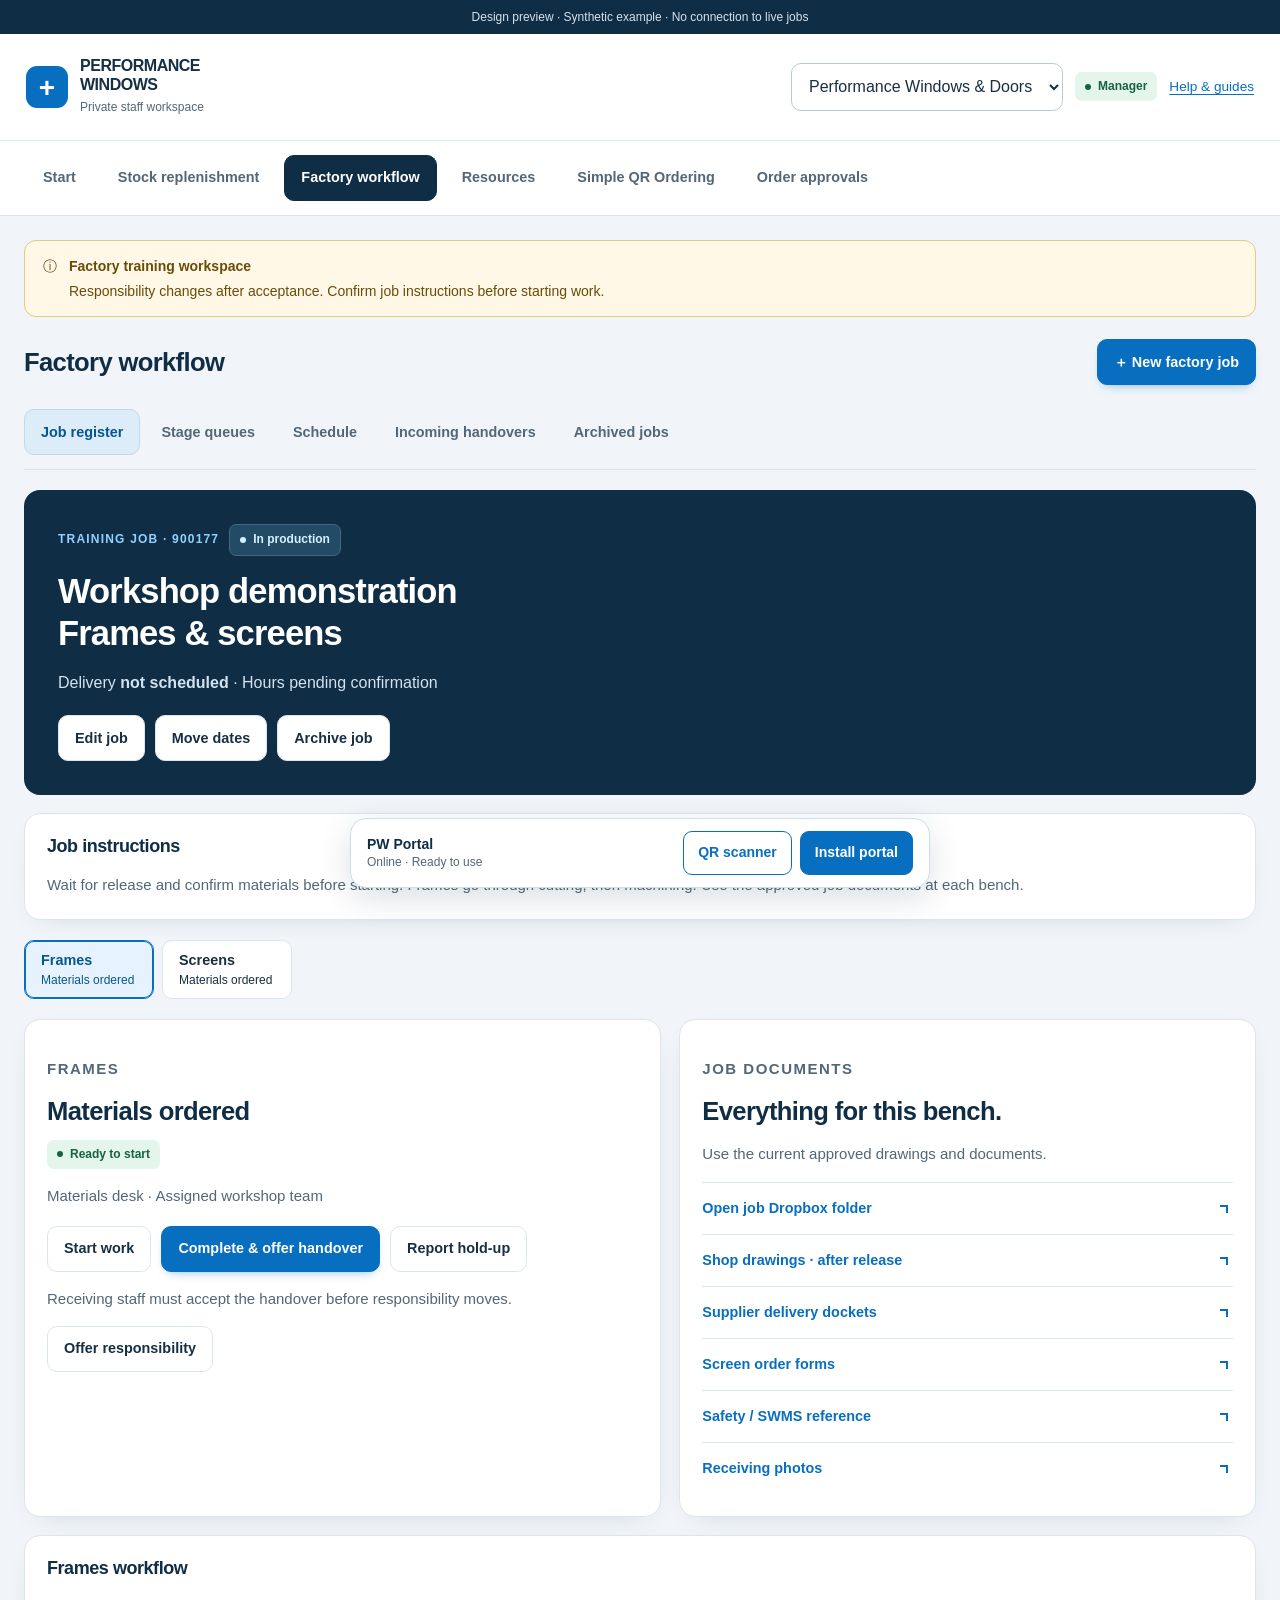
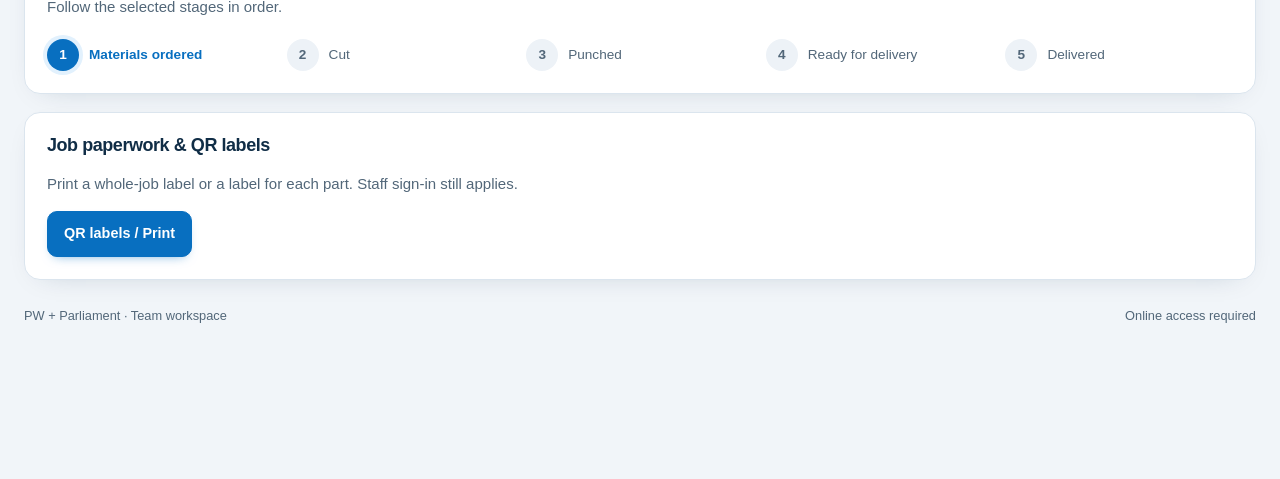
<file: preview/index.html>
<!doctype html>
<html lang="en">
<head>
<meta charset="utf-8">
<meta name="viewport" content="width=device-width,initial-scale=1,viewport-fit=cover">
<title>Portal mobile UI — design preview</title>
<link rel="stylesheet" href="concept.css">
<style>
body{margin:0;background:#f1f5f9;padding-bottom:120px}.preview-note{margin:0;padding:8px 16px;color:#d4e2ed;background:#102d46;text-align:center;font:12px/1.5 "Segoe UI",sans-serif}.pw-pwa-tools{box-sizing:border-box;position:fixed;bottom:max(12px,env(safe-area-inset-bottom));left:50%;transform:translateX(-50%);width:calc(100% - 24px);max-width:580px;z-index:45;background:#fff;border:1px solid #d5e2eb;border-radius:16px;padding:12px 16px;display:flex;gap:12px;align-items:center;font:14px/1.4 "Segoe UI",sans-serif;color:#102d46}.pw-pwa-tools strong{display:block;font-size:14px}.pw-pwa-tools small{display:block;color:#526779;font-size:12px}.pw-pwa-actions{display:flex;gap:8px;margin-left:auto}.pw-pwa-actions button{box-sizing:border-box;min-height:44px;border:1px solid #086fc0;border-radius:9px;padding:10px 14px;font:600 14px/1.4 "Segoe UI",sans-serif;color:#086fc0;background:white;cursor:pointer}.pw-pwa-actions button:last-child{background:#086fc0;color:white}#pwpc-operations .pwui-preview-dialog{padding:24px;border:1px solid #dbe5ee;box-shadow:0 20px 80px #102d4655}#pwpc-operations .pwui-preview-dialog::backdrop{background:#102d4666}#pwpc-operations .pwui-preview-dialog label{margin-top:12px}
</style>
</head>
<body>
<p class="preview-note">Design preview · Synthetic example · No connection to live jobs</p>
<div id="pwpc-operations" class="pwpc-ops">
  <header class="pwui-header">
    <div class="pwui-brand"><span class="pwui-brand-mark" aria-hidden="true">+</span><div><strong>PERFORMANCE WINDOWS</strong><small>Private staff workspace</small></div></div>
    <div class="pwui-account"><select aria-label="Company"><option>Performance Windows &amp; Doors</option><option>Parliament Construction</option></select><span class="pwui-badge">Manager</span><a href="#help">Help &amp; guides</a></div>
  </header>
  <nav class="pwui-nav" aria-label="Workspace"><button type="button">Start</button><button type="button">Stock replenishment</button><button type="button" aria-current="page">Factory workflow</button><button type="button">Resources</button><button type="button">Simple QR Ordering</button><button type="button">Order approvals</button></nav>
  <main class="pwui-shell">
    <aside class="pwui-notice"><span aria-hidden="true">ⓘ</span><div><strong>Factory training workspace</strong>Responsibility changes after acceptance. Confirm job instructions before starting work.</div></aside>
    <div class="pwui-toolbar"><h2>Factory workflow</h2><button class="pwui-primary" type="button" data-preview-action>＋ New factory job</button></div>
    <div class="pwui-tabs" role="tablist" aria-label="Factory views"><button role="tab" aria-selected="true" type="button">Job register</button><button role="tab" aria-selected="false" type="button">Stage queues</button><button role="tab" aria-selected="false" type="button">Schedule</button><button role="tab" aria-selected="false" type="button">Incoming handovers</button><button role="tab" aria-selected="false" type="button">Archived jobs</button></div>
    <section class="pwui-job-hero" aria-labelledby="job-title">
      <div class="pwui-job-meta"><span class="pwui-eyebrow">Training job · 900177</span><span class="pwui-badge">In production</span></div>
      <h1 id="job-title">Workshop demonstration<br>Frames &amp; screens</h1>
      <p>Delivery <strong>not scheduled</strong> · Hours pending confirmation</p>
      <div class="pwui-actions"><button type="button" data-edit-job>Edit job</button><button type="button" data-preview-action>Move dates</button><button type="button" data-preview-action>Archive job</button></div>
    </section>
    <section class="pwui-card" style="margin-top:18px"><h3>Job instructions</h3><p style="margin-bottom:0">Wait for release and confirm materials before starting. Frames go through cutting, then machining. Use the approved job documents at each bench.</p></section>
    <div class="pwui-choice" aria-label="Job part"><button type="button" aria-pressed="true" data-part="Frames">Frames<small>Materials ordered</small></button><button type="button" aria-pressed="false" data-part="Screens">Screens<small>Materials ordered</small></button></div>
    <div class="pwui-grid">
      <section class="pwui-card"><p class="pwui-eyebrow" id="part-label">Frames</p><h2>Materials ordered</h2><span class="pwui-badge">Ready to start</span><p>Materials desk · Assigned workshop team</p><div class="pwui-actions"><button type="button" data-preview-action>Start work</button><button type="button" class="pwui-primary" data-preview-action>Complete &amp; offer handover</button><button type="button" data-preview-action>Report hold-up</button></div><p>Receiving staff must accept the handover before responsibility moves.</p><button type="button" data-preview-action>Offer responsibility</button></section>
      <section class="pwui-card"><p class="pwui-eyebrow">Job documents</p><h2>Everything for this bench.</h2><p>Use the current approved drawings and documents.</p><ul class="pwui-docs"><li><a href="#preview-docs">Open job Dropbox folder</a></li><li><a href="#preview-docs">Shop drawings · after release</a></li><li><a href="#preview-docs">Supplier delivery dockets</a></li><li><a href="#preview-docs">Screen order forms</a></li><li><a href="#preview-docs">Safety / SWMS reference</a></li><li><a href="#preview-docs">Receiving photos</a></li></ul></section>
    </div>
    <section class="pwui-card"><h3><span id="workflow-part">Frames</span> workflow</h3><p>Follow the selected stages in order.</p><ol class="pwui-steps"><li aria-current="step">Materials ordered</li><li>Cut</li><li>Punched</li><li>Ready for delivery</li><li>Delivered</li></ol></section>
    <section class="pwui-card" style="margin-top:18px"><h3>Job paperwork &amp; QR labels</h3><p>Print a whole-job label or a label for each part. Staff sign-in still applies.</p><button type="button" class="pwui-primary" data-preview-action>QR labels / Print</button></section>
    <footer class="pwui-footer" id="help"><span>PW + Parliament · Team workspace</span><span>Online access required</span></footer>
  </main>
  <dialog id="edit-dialog" class="pwui-preview-dialog" aria-labelledby="edit-title"><form method="dialog"><h2 id="edit-title">Edit training job</h2><p>This is a design preview. No live records will change.</p><label for="example-title">Job title</label><input id="example-title" value="Workshop demonstration"><label for="example-notes">Instructions</label><textarea id="example-notes">Confirm materials before starting.</textarea><div class="pwui-actions"><button type="submit" class="pwui-primary">Close preview</button></div></form></dialog>
  <dialog id="action-dialog" class="pwui-preview-dialog" aria-labelledby="action-title"><h2 id="action-title">Design preview</h2><p>Live actions will continue to use the portal’s existing workflows. This preview changes no records.</p><button type="button" id="close-action">Got it</button></dialog>
</div>
<aside class="pw-pwa-tools" aria-label="Phone app shortcuts"><div><strong>PW Portal</strong><small>Online · Ready to use</small></div><div class="pw-pwa-actions"><button type="button" data-preview-action>QR scanner</button><button type="button" data-preview-action>Install portal</button></div></aside>
<script>
const editDialog=document.querySelector('#edit-dialog'),actionDialog=document.querySelector('#action-dialog');
document.querySelector('[data-edit-job]').addEventListener('click',()=>editDialog.showModal());
document.querySelectorAll('[data-preview-action]').forEach(button=>button.addEventListener('click',()=>actionDialog.showModal()));
document.querySelector('#close-action').addEventListener('click',()=>actionDialog.close());
document.querySelectorAll('[data-part]').forEach(button=>button.addEventListener('click',()=>{document.querySelectorAll('[data-part]').forEach(item=>item.setAttribute('aria-pressed',String(item===button)));document.querySelector('#part-label').textContent=button.dataset.part;document.querySelector('#workflow-part').textContent=button.dataset.part;}));
document.querySelectorAll('.pwui-docs a').forEach(link=>link.addEventListener('click',event=>{event.preventDefault();actionDialog.showModal();}));
</script>
</body>
</html>
</file>
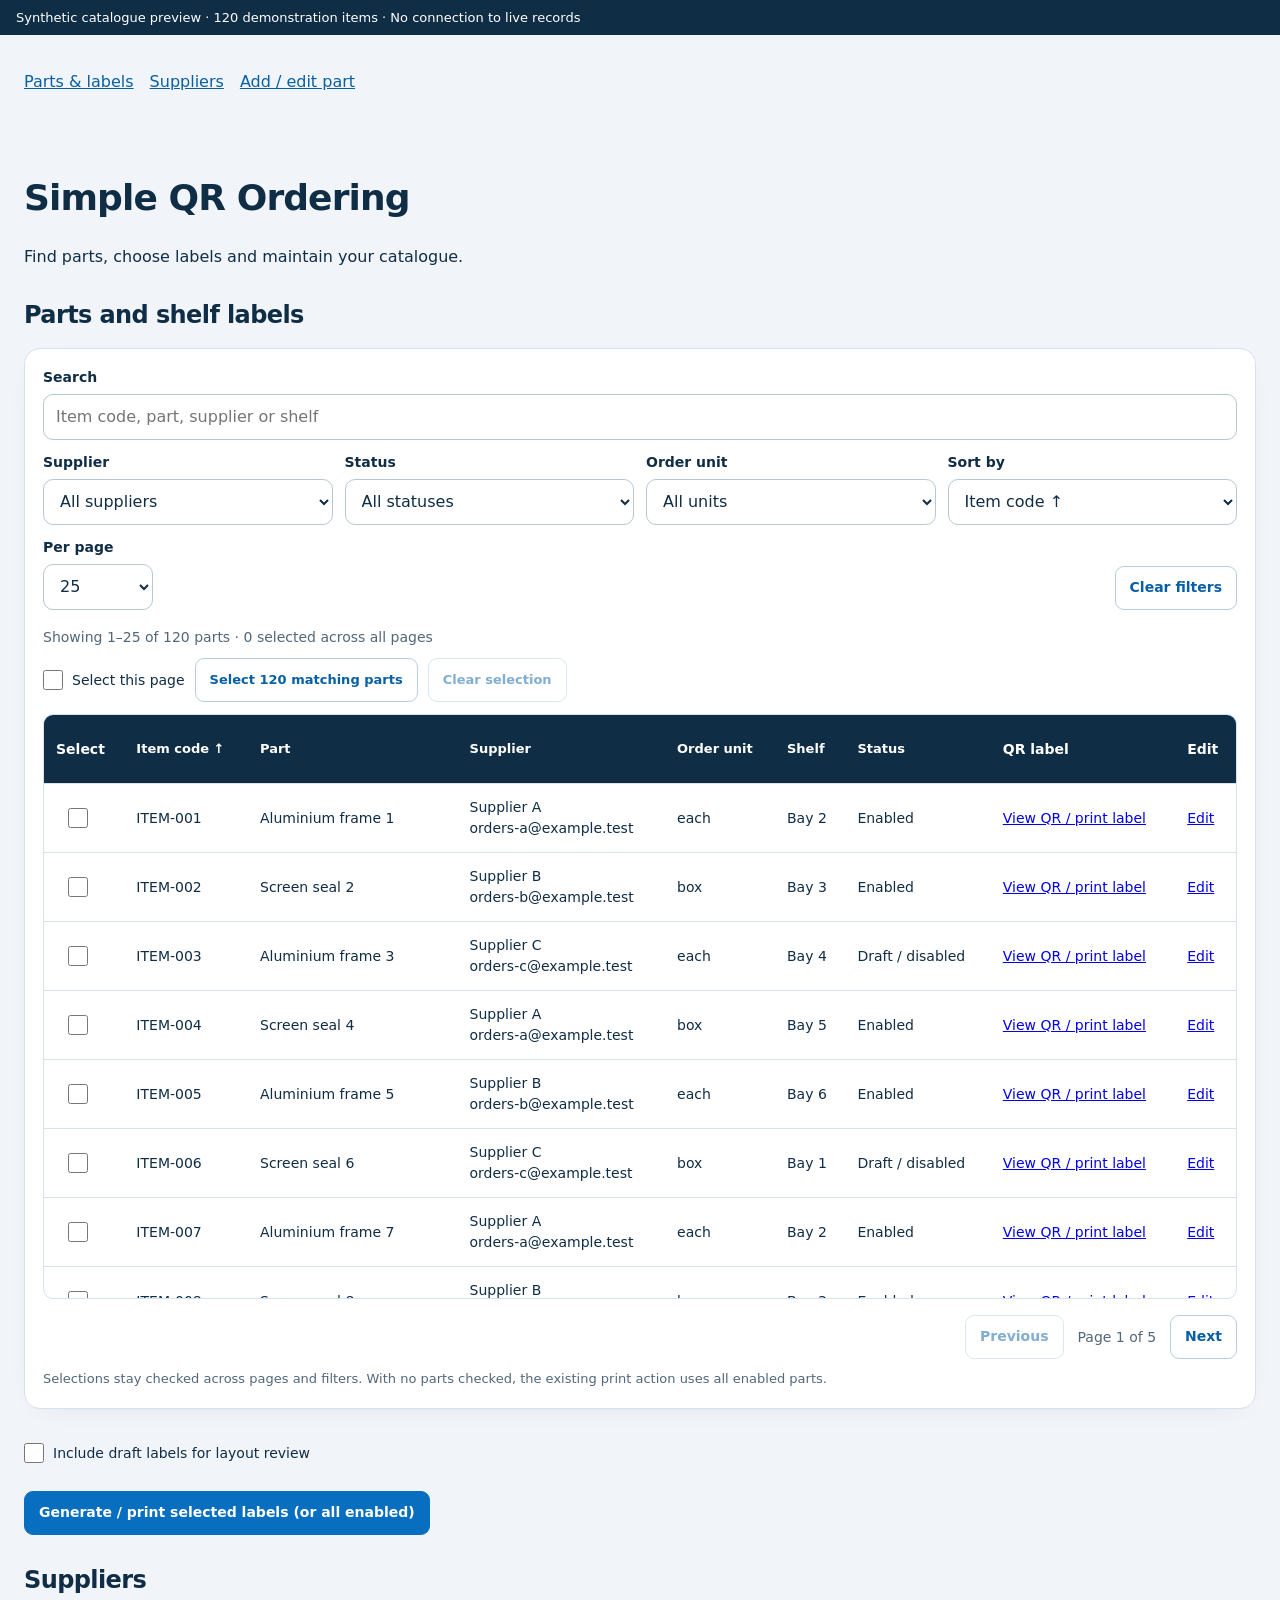
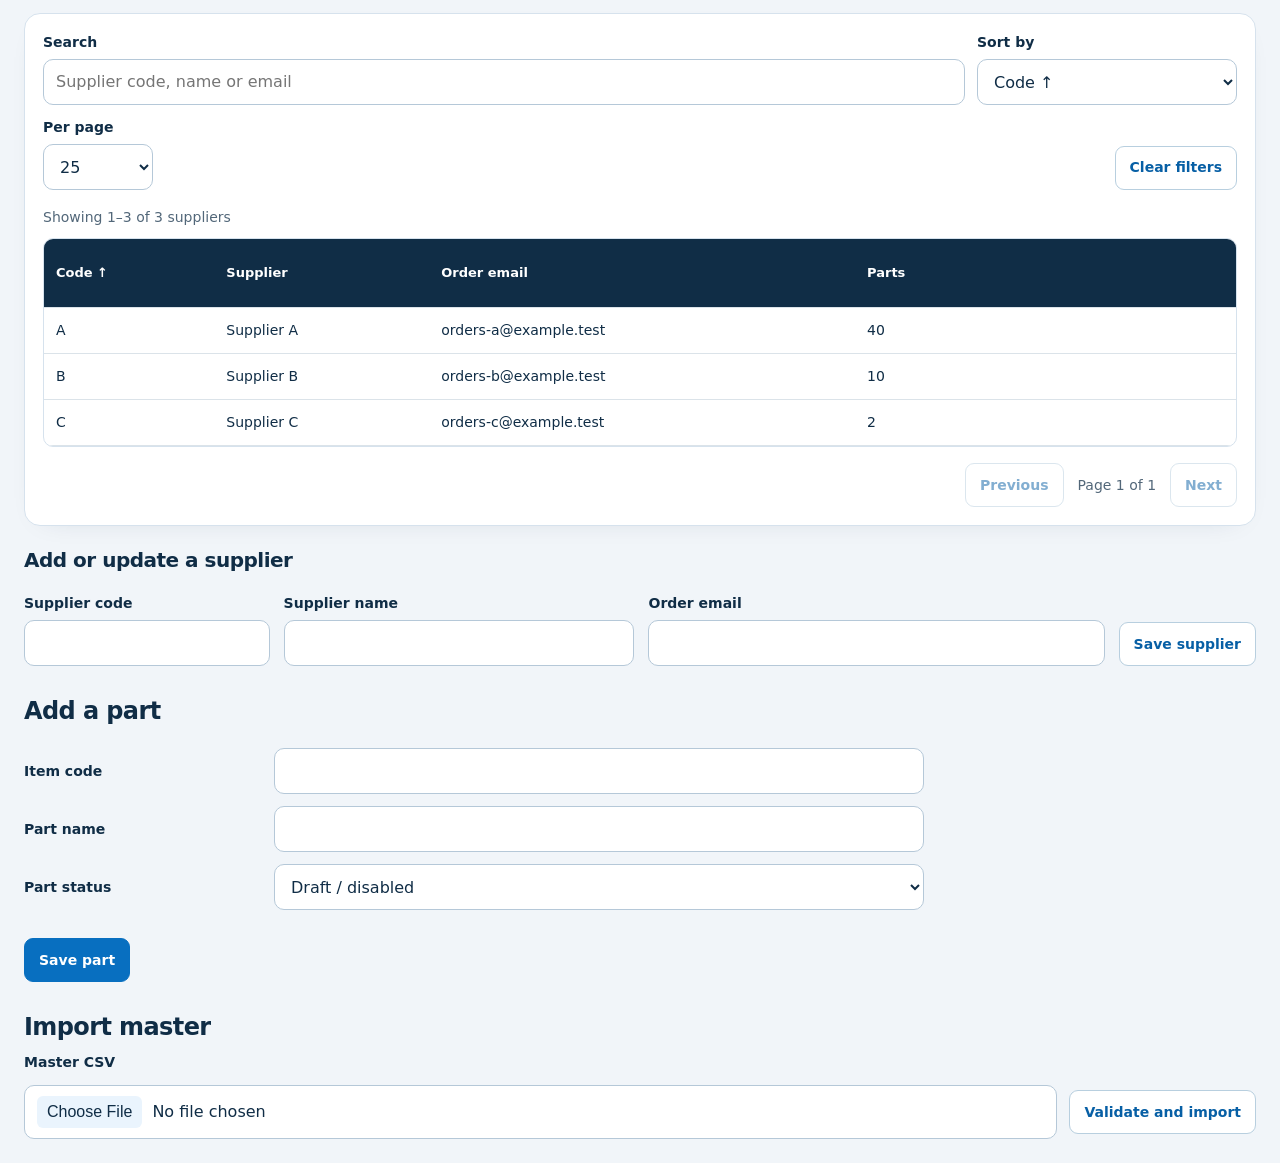
<file: preview/catalog.html>
<!doctype html>
<html lang="en">
<head>
<meta charset="utf-8">
<meta name="viewport" content="width=device-width,initial-scale=1">
<title>Catalogue browser — synthetic preview</title>
<link rel="stylesheet" href="../assets/portal-forms.css">
<style>
body{font-family:system-ui,sans-serif;color:#102d46}.preview-note{margin:0;padding:10px 16px;color:#fff;background:#102d46;font-size:13px}.manager-nav,.manager-content{max-width:1380px;margin:0 auto;padding:24px}.manager-nav{display:flex;flex-wrap:wrap;gap:16px}.manager-nav a{min-height:44px;display:flex;align-items:center;color:#075fa5}.pwqr-catalog .widefat{display:block;max-width:100%;overflow:auto;border-collapse:collapse}.pwqr-catalog .widefat th,.pwqr-catalog .widefat td{padding:12px;text-align:left;border-bottom:1px solid #dbe3e9}.pwqr-catalog .widefat th{background:#102d46;color:white}.pwqr-catalog .form-table label{display:block}.pwqr-catalog .notice{padding:14px;background:#eaf4fd;border-radius:10px}.pwqr-catalog .form-table th{text-align:left}.pwqr-catalog form>p{margin-block:16px}
</style>
</head>
<body class="manager">
<p class="preview-note">Synthetic catalogue preview · 120 demonstration items · No connection to live records</p>
<nav class="manager-nav" aria-label="Manager sections"><a href="#parts">Parts &amp; labels</a><a href="#suppliers">Suppliers</a><a href="#part-form">Add / edit part</a></nav>
<main class="manager-content"><div class="pwqr-catalog">
<h1>Simple QR Ordering</h1><p>Find parts, choose labels and maintain your catalogue.</p>
<h2 id="parts">Parts and shelf labels</h2>
<form id="labels-form" action="#" method="post"><input type="hidden" name="action" value="pwqr_labels"><input type="hidden" name="_wpnonce" value="synthetic-example">
<table class="widefat striped"><thead><tr><th>Select</th><th>Item code</th><th>Part</th><th>Supplier</th><th>Order unit</th><th>Shelf</th><th>Status</th><th>QR label</th><th>Edit</th></tr></thead><tbody id="example-parts"></tbody></table>
<p><label><input type="checkbox" name="include_drafts" value="1">Include draft labels for layout review</label></p>
<p><button class="button button-primary" type="submit">Generate / print selected labels (or all enabled)</button></p></form>
<h2 id="suppliers">Suppliers</h2>
<table class="widefat striped"><thead><tr><th>Code</th><th>Supplier</th><th>Order email</th><th>Parts</th></tr></thead><tbody><tr><td>A</td><td>Supplier A</td><td>orders-a@example.test</td><td>40</td></tr><tr><td>B</td><td>Supplier B</td><td>orders-b@example.test</td><td>10</td></tr><tr><td>C</td><td>Supplier C</td><td>orders-c@example.test</td><td>2</td></tr></tbody></table>
<h3>Add or update a supplier</h3><form method="post"><input type="hidden" name="mode" value="supplier"><p><label>Supplier code<input name="supplier_code"></label><label>Supplier name<input name="supplier_name"></label><label>Order email<input name="supplier_email" type="email"></label><button type="submit" class="button">Save supplier</button></p></form>
<h2 id="part-form">Add a part</h2><form method="post"><input type="hidden" name="mode" value="part"><table class="form-table"><tbody><tr><th><label for="item-code">Item code</label></th><td><input id="item-code" class="regular-text" name="item_code"></td></tr><tr><th><label for="item-name">Part name</label></th><td><input id="item-name" class="regular-text" name="item_name"></td></tr><tr><th><label for="item-status">Part status</label></th><td><select id="item-status" name="enabled"><option>Draft / disabled</option><option>Enabled</option></select></td></tr></tbody></table><p><button type="submit" class="button button-primary">Save part</button></p></form>
<h2>Import master</h2><form method="post"><input type="hidden" name="mode" value="import"><label for="csv">Master CSV</label><input type="file" id="csv" accept=".csv"><button class="button" type="submit">Validate and import</button></form>
<p class="notice" id="preview-feedback" role="status" hidden>Preview only. No print request or catalogue change was sent.</p>
</div></main>
<script>
const body=document.querySelector('#example-parts');
for(let i=1;i<=120;i++){
 const supplier=String.fromCharCode(65+(i-1)%3), code='ITEM-'+String(i).padStart(3,'0');
 const row=document.createElement('tr');
 const checkCell=row.insertCell(), check=document.createElement('input');check.type='checkbox';check.name='label_codes[]';check.value=code;check.setAttribute('aria-label','Print '+code+' label');checkCell.append(check);
 [code,(i%2?'Aluminium frame ':'Screen seal ')+i].forEach(value=>{row.insertCell().textContent=value});
 const supplierCell=row.insertCell();supplierCell.append(document.createTextNode('Supplier '+supplier),document.createElement('br'),document.createTextNode('orders-'+supplier.toLowerCase()+'@example.test'));
 [i%2?'each':'box','Bay '+(i%6+1),i%3===0?'Draft / disabled':'Enabled'].forEach(value=>{row.insertCell().textContent=value});
 for(const [label,href] of [['View QR / print label','#label-'+code],['Edit','#part-form']]){const a=document.createElement('a');a.textContent=label;a.href=href;row.insertCell().append(a)}
 body.append(row);
}
document.querySelectorAll('form').forEach(form=>form.addEventListener('submit',event=>{event.preventDefault();document.querySelector('#preview-feedback').hidden=false}));
</script>
<script src="../assets/portal-catalog.js"></script>
</body>
</html>
</file>
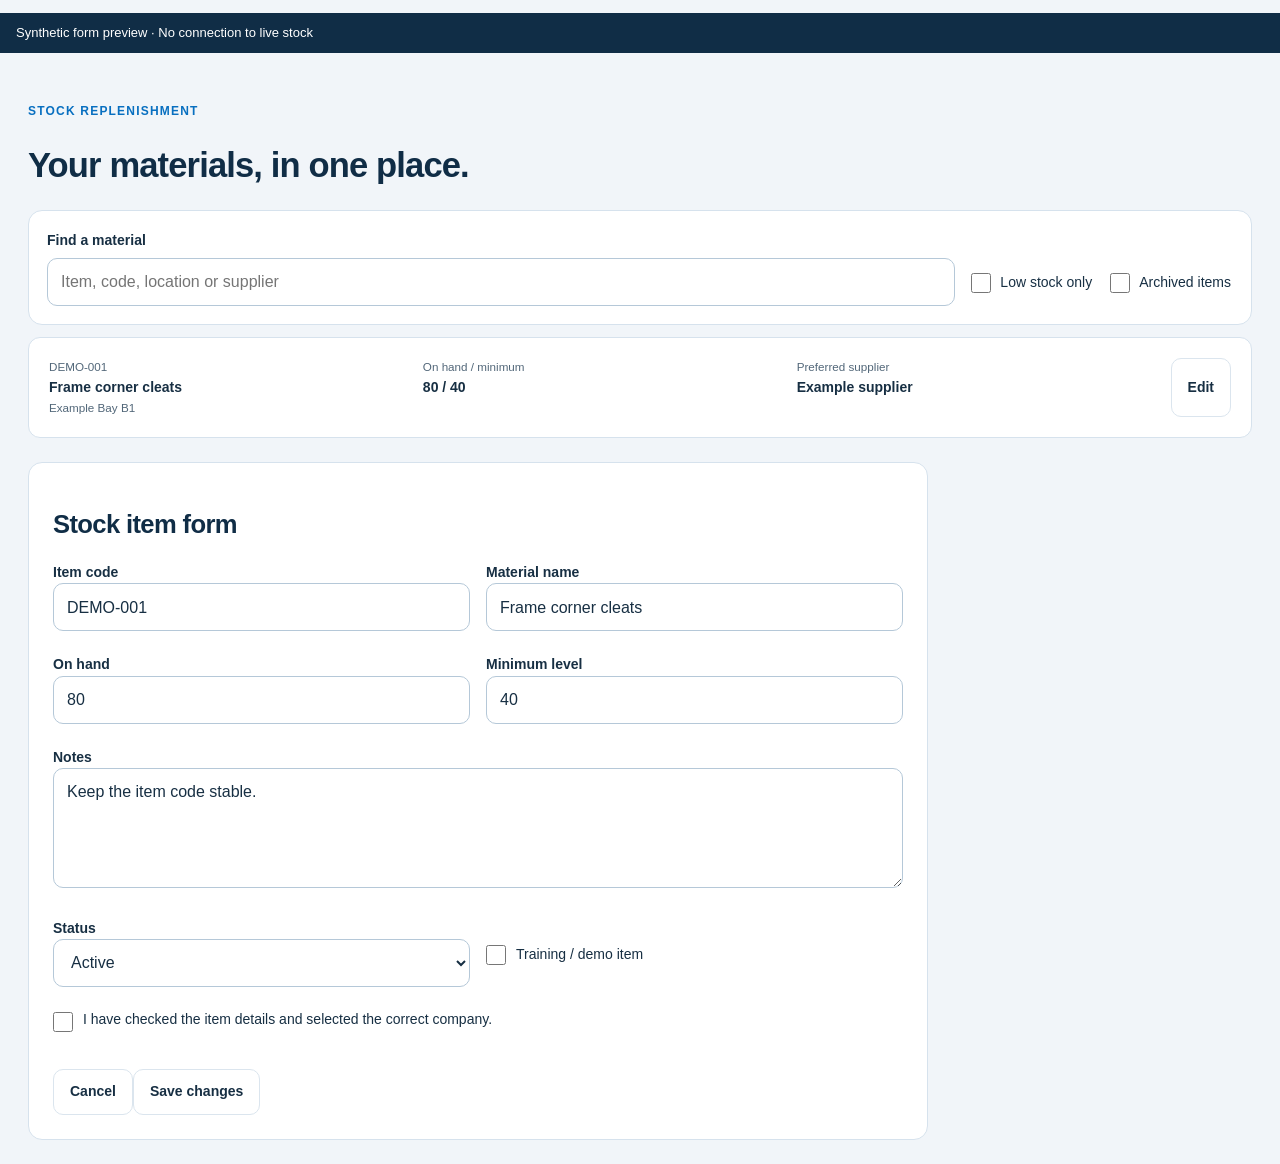
<file: preview/forms.html>
<!doctype html><html lang="en"><head><meta charset="utf-8"><meta name="viewport" content="width=device-width,initial-scale=1"><title>Portal forms — synthetic preview</title>
<link rel="stylesheet" href="../assets/portal-mobile.css"><link rel="stylesheet" href="../assets/portal-forms.css">
<style>body{margin:0;background:#f1f5f9}.preview-note{padding:10px 16px;background:#102d46;color:#fff;font:13px/1.5 sans-serif}.ops-shell{display:block}.ops-form-row{display:grid;grid-template-columns:1fr 1fr;gap:16px}.sample-form{max-width:900px;padding:24px;margin-top:24px;background:#fff;border:1px solid #d6e2ed;border-radius:14px}.sample-form form{display:grid;gap:16px}.work-toolbar{margin-top:24px}.work-stock-row{display:grid;grid-template-columns:1fr 1fr 1fr auto;gap:16px;padding:20px;margin-top:12px;background:white;border:1px solid #d6e2ed;border-radius:12px}.ops-button{background:#086fc0;color:white;border:1px solid #086fc0}.ops-secondary{background:white;color:#102d46}.work-stock-row small{display:block;color:#526779}@media(max-width:700px){.work-stock-row{grid-template-columns:1fr 1fr}.work-stock-row>div:first-child{grid-column:1/-1}.sample-form{padding:18px}}</style></head>
<body><p class="preview-note">Synthetic form preview · No connection to live stock</p><main id="pwpc-operations" class="pwpc-ops"><div class="ops-shell"><div class="ops-workspace">
<p class="ops-eyebrow">Stock replenishment</p><h1>Your materials, in one place.</h1>
<div class="work-toolbar"><label class="work-search">Find a material<input type="search" placeholder="Item, code, location or supplier"></label><label class="work-filter"><input type="checkbox">Low stock only</label><label class="work-filter"><input type="checkbox">Archived items</label></div>
<div class="work-stock-row"><div><small>DEMO-001</small><strong>Frame corner cleats</strong><small>Example Bay B1</small></div><div><small>On hand / minimum</small><strong>80 / 40</strong></div><div><small>Preferred supplier</small><strong>Example supplier</strong></div><button class="ops-button ops-secondary" type="button">Edit</button></div>
<section class="sample-form"><h2>Stock item form</h2><form><div class="ops-form-row"><label>Item code<input value="DEMO-001" readonly></label><label>Material name<input value="Frame corner cleats"></label></div><div class="ops-form-row"><label>On hand<input type="number" value="80"></label><label>Minimum level<input type="number" value="40"></label></div><label>Notes<textarea>Keep the item code stable.</textarea></label><div class="ops-form-row"><label>Status<select><option>Active</option><option>Archived</option></select></label><label class="inv-check"><input type="checkbox">Training / demo item</label></div><label class="flow-check"><input type="checkbox">I have checked the item details and selected the correct company.</label><div class="inv-dialog-actions"><button class="ops-button ops-secondary" type="button">Cancel</button><button class="ops-button" type="submit">Save changes</button></div></form></section>
</div></div></main><script>document.querySelector('form').addEventListener('submit',e=>e.preventDefault())</script></body></html>
</file>
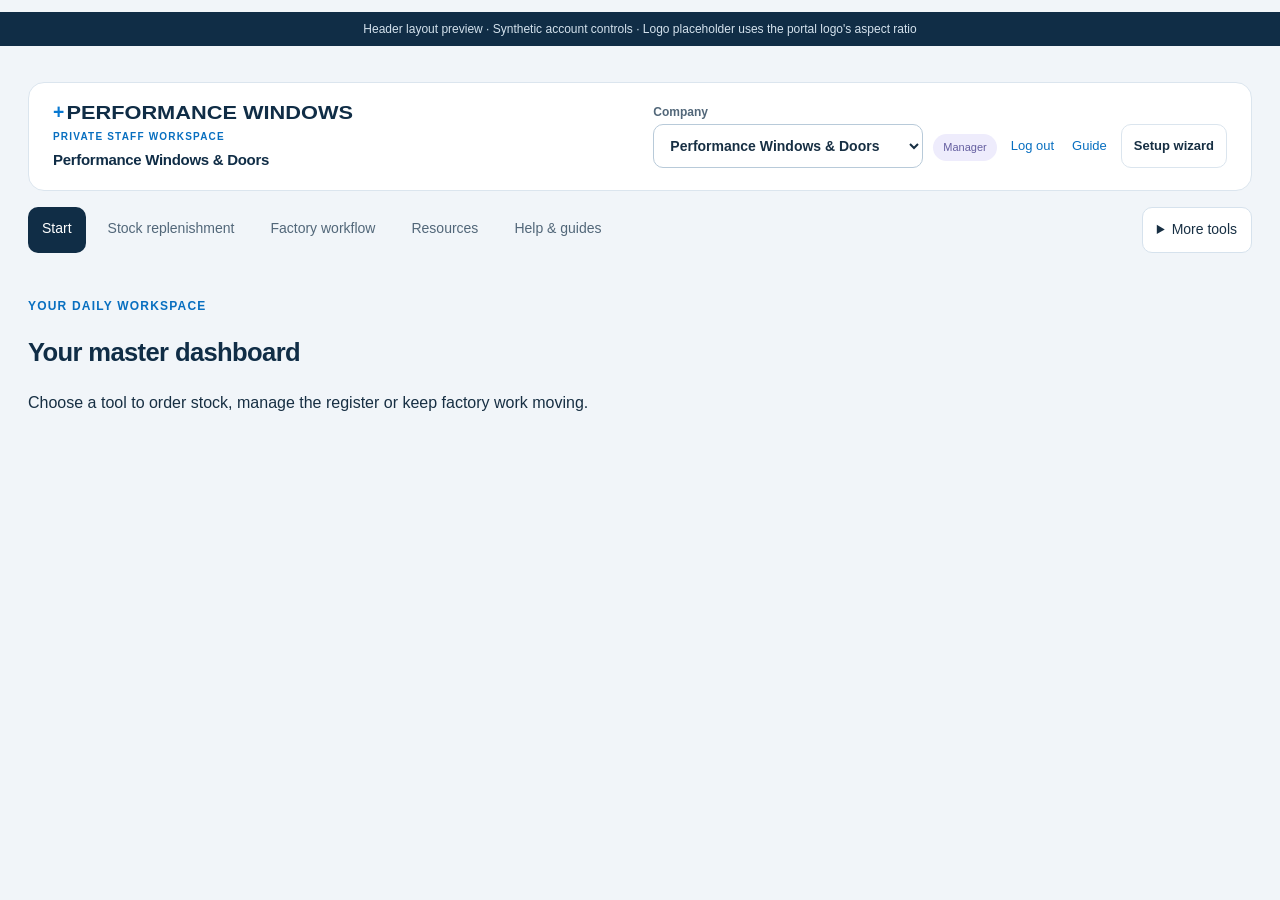
<file: preview/header.html>
<!doctype html>
<html lang="en">
<head>
<meta charset="utf-8">
<meta name="viewport" content="width=device-width,initial-scale=1">
<title>Portal header — responsive layout preview</title>
<link rel="stylesheet" href="../assets/portal-mobile.css">
<link rel="stylesheet" href="../assets/portal-header.css">
<style>
body{margin:0;background:#f1f5f9}.preview-caption{padding:8px 16px;background:#102d46;color:#d4e2ed;font:12px/1.5 sans-serif;text-align:center}.ops-shell{display:block}.work-nav{display:flex;justify-content:space-between;gap:12px}.work-primary{display:flex;gap:6px}.work-primary a{text-decoration:none;padding:10px 14px}.ops-badge{border-radius:20px;padding:5px 10px;background:#eeecfc;color:#655fa0}.ops-logout{text-decoration:none}.ops-controls select{border:1px solid #c9d8e2;border-radius:10px;background:white}.ops-button{border:1px solid #d6e2ed;background:white;color:#102d46}.work-welcome{margin-top:28px}.work-welcome h2{font-size:30px}.work-more summary{padding:10px 14px;border:1px solid #d6e2ed;border-radius:10px;background:white;min-height:44px}.work-primary a[aria-current=page]{background:#102d46;color:white}.work-nav a{border-radius:10px}label{color:#526779;font-weight:700}@media(max-width:1023px){.work-nav{flex-direction:column}}@media(max-width:767px){.work-primary{display:grid;grid-template-columns:1fr 1fr}.work-primary a{text-align:center}}
</style>
</head>
<body>
<p class="preview-caption">Header layout preview · Synthetic account controls · Logo placeholder uses the portal logo's aspect ratio</p>
<main id="pwpc-operations" class="pwpc-ops">
<div class="ops-shell"><div class="ops-workspace">
<header class="ops-top">
  <div class="ops-brand-block">
    <a class="ops-brand-logo" href="#" aria-label="Performance Windows dashboard"><img width="806" height="53" alt="Performance Windows" src="data:image/svg+xml,%3Csvg xmlns='http://www.w3.org/2000/svg' width='806' height='53' viewBox='0 0 806 53'%3E%3Ctext x='0' y='43' fill='%230878d1' font-family='Arial,sans-serif' font-size='52' font-weight='700'%3E%2B%3C/text%3E%3Ctext x='36' y='43' fill='%23102d46' font-family='Arial,sans-serif' font-size='48' font-weight='700' textLength='770' lengthAdjust='spacingAndGlyphs'%3EPERFORMANCE WINDOWS%3C/text%3E%3C/svg%3E"></a>
    <p class="ops-eyebrow">PRIVATE STAFF WORKSPACE</p>
    <h1>Performance Windows &amp; Doors</h1>
  </div>
  <div class="ops-controls">
    <label>Company<select aria-label="Company"><option>Performance Windows &amp; Doors</option><option>Parliament Construction</option></select></label>
    <span class="ops-badge ops-manager">Manager</span>
    <a class="ops-logout" href="#">Log out</a>
    <a class="ops-logout" href="#">Guide</a>
    <button type="button" class="ops-button ops-secondary">Setup wizard</button>
  </div>
</header>
<nav class="work-nav" aria-label="Workspace"><div class="work-primary"><a href="#" aria-current="page">Start</a><a href="#">Stock replenishment</a><a href="#">Factory workflow</a><a href="#">Resources</a><a href="#">Help &amp; guides</a></div><details class="work-more"><summary>More tools</summary></details></nav>
<section class="work-welcome"><p class="ops-eyebrow">YOUR DAILY WORKSPACE</p><h2>Your master dashboard</h2><p>Choose a tool to order stock, manage the register or keep factory work moving.</p></section>
</div></div>
</main>
</body>
</html>
</file>
<file: preview/concept.css>
/* Portal mobile UI — 1.1.0-dev.1
 * Prepared stylesheet. Live selector mapping and deployment verification pending.
 * Scope every rule to the operations app or its associated phone toolbar.
 */
#pwpc-operations {
  --ui-navy: #102d46;
  --ui-ink: #172f43;
  --ui-muted: #526779;
  --ui-blue: #086fc0;
  --ui-blue-hover: #055a9c;
  --ui-line: #dbe5ee;
  --ui-canvas: #f1f5f9;
  --ui-white: #fff;
  --ui-soft: #eaf4fd;
  --ui-radius: 16px;
  --ui-shadow: 0 8px 28px -18px #102d4645;
  width: min(1440px, 100%);
  min-width: 0;
  margin-inline: auto;
  color: var(--ui-ink);
  background: var(--ui-canvas);
  font-family: "DM Sans", "Segoe UI", sans-serif;
  font-size: 16px;
  line-height: 1.6;
  overflow-wrap: anywhere;
  -webkit-text-size-adjust: 100%;
  accent-color: var(--ui-blue);
}
#pwpc-operations *, #pwpc-operations *::before, #pwpc-operations *::after { box-sizing: border-box; }
#pwpc-operations :where(h1, h2, h3, h4, p) { overflow-wrap: anywhere; }
#pwpc-operations :where(h1, h2, h3, h4) { color: var(--ui-navy); line-height: 1.22; letter-spacing: -.025em; text-wrap: balance; }
#pwpc-operations h1 { font-size: clamp(1.65rem, 2.7vw, 2.35rem); }
#pwpc-operations h2 { font-size: clamp(1.3rem, 2vw, 1.7rem); }
#pwpc-operations h3 { font-size: 1.125rem; }
#pwpc-operations :where(img, svg, video) { max-width: 100%; }
#pwpc-operations a { color: var(--ui-blue); text-underline-offset: 3px; }
#pwpc-operations :where(button, input, select, textarea) { font: inherit; }
#pwpc-operations :where(button, [role="button"], input[type="submit"], .pwui-button) {
  display: inline-flex; align-items: center; justify-content: center; gap: 8px;
  min-height: 46px; max-width: 100%; padding: 10px 16px;
  border: 1px solid var(--ui-line); border-radius: 10px;
  color: var(--ui-ink); background: var(--ui-white);
  font-size: .9rem; font-weight: 700; line-height: 1.35;
  text-align: center; text-decoration: none; cursor: pointer;
  touch-action: manipulation;
  transition: background-color 160ms ease, border-color 160ms ease, box-shadow 160ms ease, transform 160ms ease;
}
#pwpc-operations :where(button, [role="button"], input[type="submit"], .pwui-button):disabled {
  cursor: not-allowed; opacity: .55; transform: none; box-shadow: none;
}
#pwpc-operations :where(a, button, input, select, textarea, summary, [tabindex]):focus-visible {
  outline: 3px solid #086fc0; outline-offset: 3px;
}
#pwpc-operations :where(input:not([type="checkbox"]):not([type="radio"]):not([type="submit"]):not([type="hidden"]), select, textarea) {
  width: 100%; min-width: 0; min-height: 48px; padding: 11px 13px;
  border: 1px solid #b8cad9; border-radius: 10px; background: #fff; color: var(--ui-ink);
  font-size: 16px; line-height: 1.4;
}
#pwpc-operations textarea { min-height: 120px; resize: vertical; }
#pwpc-operations :where(input[type="checkbox"], input[type="radio"]) { width: 22px; height: 22px; vertical-align: middle; }
#pwpc-operations label { display: block; font-size: .875rem; font-weight: 700; margin-bottom: 6px; }
#pwpc-operations .pwui-primary { color: #fff; background: var(--ui-blue); border-color: var(--ui-blue); box-shadow: 0 5px 12px -7px #086fc0aa; }
#pwpc-operations .pwui-danger { color: #a12828; border-color: #eccaca; }
#pwpc-operations .pwui-muted { color: var(--ui-muted); }
#pwpc-operations .pwui-eyebrow { font-size: .75rem; font-weight: 800; letter-spacing: .1em; text-transform: uppercase; color: var(--ui-blue); }
#pwpc-operations .pwui-shell { padding: 24px; }
#pwpc-operations .pwui-header {
  display: flex; justify-content: space-between; align-items: center; flex-wrap: wrap; gap: 20px;
  padding: 22px 26px; border-bottom: 1px solid var(--ui-line); background: #fff;
}
#pwpc-operations .pwui-brand { display: flex; align-items: center; gap: 12px; min-width: 0; }
#pwpc-operations .pwui-brand > div { min-width: 0; }
#pwpc-operations .pwui-brand-mark { display: grid; place-items: center; flex: 0 0 42px; height: 42px; border-radius: 11px; color: #fff; background: var(--ui-blue); font-size: 28px; font-weight: 800; }
#pwpc-operations .pwui-brand strong { display: block; font-size: 1rem; letter-spacing: -.03em; line-height: 1.2; }
#pwpc-operations .pwui-brand small { display: block; margin-top: 4px; color: var(--ui-muted); font-size: .75rem; }
#pwpc-operations .pwui-account { display: flex; flex-wrap: wrap; align-items: center; gap: 12px; }
#pwpc-operations .pwui-account select { width: auto; max-width: 280px; }
#pwpc-operations .pwui-account a { min-height: 44px; display: inline-flex; align-items: center; font-size: .85rem; }
#pwpc-operations .pwui-nav {
  display: flex; align-items: center; gap: 8px; overflow-x: auto; overscroll-behavior-inline: contain;
  padding: 14px 26px; background: #fff; border-bottom: 1px solid var(--ui-line);
  scrollbar-width: thin; scrollbar-color: #9db4c8 transparent; scroll-padding-inline: 20px;
}
#pwpc-operations .pwui-nav button { white-space: nowrap; flex-shrink: 0; background: transparent; border-color: transparent; color: var(--ui-muted); }
#pwpc-operations .pwui-nav button[aria-current="page"] { background: var(--ui-navy); color: #fff; border-color: var(--ui-navy); }
#pwpc-operations .pwui-notice { display: flex; gap: 12px; padding: 14px 18px; border: 1px solid #e5ca80; border-radius: 12px; background: #fff8e7; color: #694b0a; font-size: .875rem; }
#pwpc-operations .pwui-notice strong { display: block; margin-bottom: 3px; }
#pwpc-operations .pwui-toolbar, #pwpc-operations .pwui-actions { display: flex; align-items: center; gap: 10px; flex-wrap: wrap; }
#pwpc-operations .pwui-toolbar { justify-content: space-between; margin-block: 22px 16px; }
#pwpc-operations .pwui-toolbar h2 { margin: 0; }
#pwpc-operations .pwui-tabs { display: flex; gap: 4px; overflow-x: auto; padding-block: 8px 14px; margin-bottom: 20px; border-bottom: 1px solid var(--ui-line); scrollbar-width: thin; }
#pwpc-operations .pwui-tabs button { flex-shrink: 0; white-space: nowrap; border-color: transparent; background: transparent; color: var(--ui-muted); }
#pwpc-operations .pwui-tabs button[aria-selected="true"] { background: #dcecf9; color: #07568d; border-color: #bfd9ed; }
#pwpc-operations .pwui-job-hero { padding: clamp(20px, 3vw, 34px); border-radius: var(--ui-radius); background: var(--ui-navy); color: #d4e2ed; position: relative; }
#pwpc-operations .pwui-job-hero h1 { color: #fff; margin: 14px 0 10px; max-width: 900px; }
#pwpc-operations .pwui-job-hero .pwui-eyebrow { color: #91d1ff; }
#pwpc-operations .pwui-job-hero p { margin-bottom: 20px; }
#pwpc-operations .pwui-job-hero :focus-visible { outline-color: #91d1ff; }
#pwpc-operations .pwui-job-meta { display: flex; flex-wrap: wrap; align-items: center; gap: 10px; }
#pwpc-operations .pwui-badge { display: inline-flex; align-items: center; gap: 7px; padding: 5px 10px; border-radius: 7px; font-size: .75rem; font-weight: 700; background: #e4f5ec; color: #186244; }
#pwpc-operations .pwui-job-hero .pwui-badge { background: #244b66; color: #d5f0ff; border: 1px solid #416880; }
#pwpc-operations .pwui-badge::before { content: ""; width: 6px; height: 6px; border-radius: 50%; background: currentColor; }
#pwpc-operations .pwui-grid { display: grid; grid-template-columns: 1fr; gap: 18px; margin-block: 18px; }
#pwpc-operations .pwui-grid > * { min-width: 0; }
#pwpc-operations .pwui-card { padding: 22px; border: 1px solid var(--ui-line); border-radius: var(--ui-radius); background: #fff; box-shadow: var(--ui-shadow); }
#pwpc-operations .pwui-card h2, #pwpc-operations .pwui-card h3 { margin: 0 0 12px; }
#pwpc-operations .pwui-card p { font-size: .9375rem; color: var(--ui-muted); }
#pwpc-operations .pwui-card .pwui-actions { margin-top: 18px; }
#pwpc-operations .pwui-choice { display: flex; gap: 8px; margin-block: 20px; flex-wrap: wrap; }
#pwpc-operations .pwui-choice button { min-width: 130px; text-align: left; align-items: flex-start; flex-direction: column; gap: 1px; }
#pwpc-operations .pwui-choice button small { font-size: .75rem; font-weight: 500; }
#pwpc-operations .pwui-choice button[aria-pressed="true"] { background: #e6f3ff; border-color: #086fc0; color: #07568d; box-shadow: inset 0 0 0 1px #086fc0; }
#pwpc-operations .pwui-docs { padding: 0; margin: 16px 0 0; list-style: none; }
#pwpc-operations .pwui-docs a { display: flex; align-items: center; justify-content: space-between; gap: 12px; min-height: 52px; padding: 12px 0; border-top: 1px solid var(--ui-line); font-weight: 600; font-size: .9rem; text-decoration: none; }
#pwpc-operations .pwui-docs a::after { content: ""; width: 8px; height: 8px; border-top: 2px solid currentColor; border-right: 2px solid currentColor; margin-inline: 5px; flex-shrink: 0; }
#pwpc-operations .pwui-steps { display: grid; grid-template-columns: 1fr; list-style: none; padding: 0; margin: 20px 0 0; gap: 12px; counter-reset: stage; }
#pwpc-operations .pwui-steps li { display: flex; align-items: center; gap: 10px; min-width: 0; color: var(--ui-muted); font-size: .85rem; counter-increment: stage; }
#pwpc-operations .pwui-steps li::before { content: counter(stage); display: grid; place-items: center; flex: 0 0 32px; height: 32px; border-radius: 50%; background: #edf2f7; color: #526779; font-weight: 700; }
#pwpc-operations .pwui-steps li[aria-current="step"] { color: var(--ui-blue); font-weight: 700; }
#pwpc-operations .pwui-steps li[aria-current="step"]::before { color: #fff; background: var(--ui-blue); box-shadow: 0 0 0 4px #e2f1fd; }
#pwpc-operations .pwui-table-scroll { overflow-x: auto; max-width: 100%; border: 1px solid var(--ui-line); border-radius: 12px; }
#pwpc-operations table { width: 100%; border-collapse: collapse; font-size: .9rem; }
#pwpc-operations :where(th, td) { padding: 14px; text-align: left; border-bottom: 1px solid var(--ui-line); vertical-align: top; }
#pwpc-operations th { background: #eaf0f6; font-size: .8rem; font-weight: 700; color: var(--ui-muted); }
#pwpc-operations .pwui-footer { display: flex; justify-content: space-between; flex-wrap: wrap; gap: 12px; padding-block: 26px 8px; color: var(--ui-muted); font-size: .8rem; }
#pwpc-operations :where(dialog, [role="dialog"]) { max-width: min(700px, calc(100vw - 24px)); max-height: calc(100dvh - 24px); overflow-y: auto; overscroll-behavior: contain; border-radius: 16px; }
@media (min-width: 600px) {
  #pwpc-operations .pwui-steps { grid-template-columns: repeat(3, minmax(0, 1fr)); }
}
@media (min-width: 960px) {
  #pwpc-operations .pwui-grid { grid-template-columns: minmax(0, 1.05fr) minmax(0, .95fr); }
  #pwpc-operations .pwui-steps { grid-template-columns: repeat(5, minmax(0, 1fr)); }
}
@media (max-width: 599px) {
  #pwpc-operations .pwui-shell { padding: 14px; }
  #pwpc-operations .pwui-header { align-items: flex-start; padding: 18px 14px; gap: 18px; }
  #pwpc-operations .pwui-brand strong { font-size: .9rem; }
  #pwpc-operations .pwui-account { width: 100%; }
  #pwpc-operations .pwui-account select { width: 100%; max-width: none; }
  #pwpc-operations .pwui-nav { display: grid; grid-template-columns: repeat(2, minmax(0, 1fr)); gap: 6px; overflow: visible; padding: 10px 14px; }
  #pwpc-operations .pwui-nav button { white-space: normal; padding: 10px; background: #f2f6fa; }
  #pwpc-operations .pwui-nav button[aria-current="page"] { background: var(--ui-navy); }
  #pwpc-operations .pwui-card { padding: 18px; }
  #pwpc-operations .pwui-job-hero { padding: 20px; }
  #pwpc-operations .pwui-actions > :where(button, a) { flex: 1 1 auto; }
  #pwpc-operations .pwui-notice { padding: 12px 14px; }
  #pwpc-operations .pwui-job-meta { align-items: flex-start; }
}
@media (hover: hover) and (pointer: fine) {
  #pwpc-operations :where(button, [role="button"], .pwui-button):not(:disabled):hover { border-color: #91b9d7; background-color: #eef6fc; transform: translateY(-1px); }
  #pwpc-operations .pwui-primary:not(:disabled):hover { background-color: var(--ui-blue-hover); color: #fff; }
  #pwpc-operations .pwui-docs a:hover { color: #055a9c; background: #f4f9fd; }
}
@media (prefers-reduced-motion: reduce) {
  #pwpc-operations *, #pwpc-operations *::before, #pwpc-operations *::after { animation: none !important; transition: none !important; scroll-behavior: auto !important; }
}
@media print {
  #pwpc-operations { background: #fff; color: #000; font-size: 11pt; }
  #pwpc-operations :where(.pwui-header, .pwui-nav, .pwui-tabs, .pwui-actions, .pwui-footer) { display: none; }
  #pwpc-operations :where(.pwui-card, .pwui-job-hero) { background: #fff; color: #000; box-shadow: none; break-inside: avoid; border: 1px solid #ccc; }
  #pwpc-operations .pwui-job-hero h1 { color: #000; }
}

/* Existing phone app toolbar is outside the operations root. */
body:has(#pwpc-operations) { background: #f1f5f9; }
html:has(#pwpc-operations) { scroll-padding-bottom: 130px; }
body:has(#pwpc-operations) .pw-pwa-tools { border-color: #cddde9; box-shadow: 0 10px 32px #102d4626; }
@media (max-width: 599px) {
  body:has(#pwpc-operations) { padding-bottom: calc(170px + env(safe-area-inset-bottom, 0px)) !important; }
  html:has(#pwpc-operations) { scroll-padding-bottom: 170px; }
  body:has(#pwpc-operations) .pw-pwa-tools { display: grid; gap: 8px; padding: 12px; border-radius: 14px; }
  body:has(#pwpc-operations) .pw-pwa-tools > div:first-child { display: flex; align-items: center; justify-content: space-between; gap: 8px; }
  body:has(#pwpc-operations) .pw-pwa-tools small { max-width: none; text-align: right; }
  body:has(#pwpc-operations) .pw-pwa-actions { display: grid; grid-template-columns: 1fr 1fr; gap: 8px; width: 100%; margin-left: 0; }
  body:has(#pwpc-operations) .pw-pwa-actions :where(a, button) { min-height: 46px; padding: 10px 12px; font-size: 14px; }
}
@media print {
  body:has(#pwpc-operations) { padding-bottom: 0 !important; }
}
</file>
<file: assets/portal-forms.css>
/* Portal form alignment and catalogue browser — 1.2.0. Scoped to staff UI. */
@media screen {
  #pwpc-operations label:has(> input:is([type="checkbox"],[type="radio"])) {
    display: flex !important; flex-direction: row !important; align-items: center;
    gap: 10px; min-height: 44px; margin: 0; white-space: normal;
    font-size: 14px; font-weight: 500; line-height: 1.5;
  }
  #pwpc-operations input:is([type="checkbox"],[type="radio"]) {
    width: 20px !important; height: 20px !important; min-width: 20px;
    min-height: 20px !important; max-width: 20px; flex: 0 0 20px;
    margin: 0; padding: 0; align-self: center; accent-color: #086fc0;
  }
  #pwpc-operations :is(.inv-confirm,.flow-check) { align-items: flex-start !important; }
  #pwpc-operations :is(.inv-confirm,.flow-check) > input { margin-top: 3px; align-self: flex-start; }
  #pwpc-operations :is(input:not([type="checkbox"]):not([type="radio"]):not([type="hidden"]),select,textarea) {
    box-sizing: border-box; border: 1px solid #b5c8d8; border-radius: 10px;
    background: #fff; color: #172f43; font-weight: 400; line-height: 1.45;
    min-width: 0; max-width: 100%; padding: 11px 13px;
  }
  #pwpc-operations :is(input,select,textarea,button,a,summary):focus-visible {
    outline: 2px solid #086fc0 !important; outline-offset: 2px !important;
  }
  #pwpc-operations .work-toolbar {
    display: grid; grid-template-columns: minmax(0,1fr) max-content max-content;
    align-items: end; gap: 14px; padding: 18px;
    border: 1px solid #d6e2ed; border-radius: 14px; background: #fff;
  }
  #pwpc-operations .work-search {
    display: grid; gap: 7px; min-width: 0; width: 100%; margin: 0;
    font-size: 14px; font-weight: 600;
  }
  #pwpc-operations .work-search input { width: 100%; min-height: 46px; }
  #pwpc-operations .work-toolbar .work-filter {
    display: flex !important; align-items: center; align-self: end;
    gap: 9px; min-height: 46px; margin: 0; padding: 6px 2px;
    font-size: 14px; line-height: 1.4; white-space: normal;
  }
  #pwpc-operations :is(.ops-form-row,.inv-three,.ft-path-choices) > * { min-width: 0; }
  #pwpc-operations :is(.inv-dialog-actions,.flow-dialog-buttons) { gap: 12px; flex-wrap: wrap; }
  #pwpc-operations :is(.ops-button,.ops-page button) { line-height: 1.4; }
  @media (max-width: 900px) {
    #pwpc-operations .work-toolbar { grid-template-columns: minmax(0,1fr) minmax(0,1fr); }
    #pwpc-operations .work-search { grid-column: 1 / -1; }
  }
  @media (max-width: 600px) {
    #pwpc-operations .work-toolbar { gap: 8px 12px; padding: 14px; }
    #pwpc-operations .work-toolbar .work-filter { font-size: 13px; }
    #pwpc-operations :is(.ops-form-row,.inv-three) { grid-template-columns: minmax(0,1fr); }
    #pwpc-operations :is(.inv-dialog-actions,.flow-dialog-buttons) > button { flex: 1 1 120px; }
  }

  body.manager { margin: 0; background: #f1f5f9; }
  .pwqr-catalog { --pwu-ink:#102d46; --pwu-muted:#526779; --pwu-blue:#086fc0; --pwu-line:#d6e2ed; font-size:16px; line-height:1.6; }
  .pwqr-catalog *, .pwqr-catalog *::before, .pwqr-catalog *::after { box-sizing:border-box; }
  .pwqr-catalog [hidden] { display:none !important; }
  .pwqr-catalog :is(h1,h2,h3) { line-height:1.25; letter-spacing:-.025em; }
  .pwqr-catalog h1 { font-size:clamp(27px,3vw,36px); }
  .pwqr-catalog h2 { font-size:24px; margin-block:30px 10px; }
  .pwqr-catalog h3 { font-size:20px; }
  .pwqr-catalog p { margin-block:10px 18px; overflow-wrap:anywhere; }
  .pwqr-catalog :is(input,select,textarea,button) { font:inherit; }
  .pwqr-catalog input:not([type="checkbox"]):not([type="radio"]):not([type="hidden"]),
  .pwqr-catalog select, .pwqr-catalog textarea {
    width:100%; min-width:0; max-width:100%; min-height:46px; margin:0;
    padding:10px 12px; border:1px solid #b5c8d8; border-radius:10px;
    color:var(--pwu-ink); background:#fff; font-size:16px; line-height:1.4; font-weight:400;
  }
  .pwqr-catalog input[type="file"] { padding:8px; }
  .pwqr-catalog input[type="file"]::file-selector-button { min-height:32px; margin-inline-end:10px; border:0; border-radius:6px; padding:6px 10px; color:var(--pwu-ink); background:#eaf4fd; cursor:pointer; }
  .pwqr-catalog label { color:var(--pwu-ink); font-weight:600; font-size:14px; line-height:1.5; }
  .pwqr-catalog label:has(> input:not([type="checkbox"]):not([type="radio"]):not([type="hidden"])) { display:grid; gap:6px; min-width:0; }
  .pwqr-catalog label:has(> input:is([type="checkbox"],[type="radio"])) {
    display:inline-flex !important; flex-direction:row; align-items:center;
    gap:9px; min-height:44px; margin:0; font-weight:500; cursor:pointer;
  }
  .pwqr-catalog input:is([type="checkbox"],[type="radio"]) {
    display:inline-block !important; appearance:auto; flex:0 0 20px;
    width:20px !important; min-width:20px; max-width:20px; height:20px !important;
    min-height:20px !important; margin:0; padding:0; accent-color:var(--pwu-blue);
  }
  .pwqr-catalog :is(.button,.pw-table-button) {
    display:inline-flex; align-items:center; justify-content:center; gap:7px;
    min-height:44px; max-width:100%; margin:0; padding:10px 14px;
    border:1px solid #b8cfdf; border-radius:9px; background:#fff;
    color:#075fa5; text-decoration:none; font-size:14px; font-weight:600;
    line-height:1.4; cursor:pointer; text-align:center; touch-action:manipulation;
  }
  .pwqr-catalog .button-primary { color:white; background:var(--pwu-blue); border-color:var(--pwu-blue); }
  .pwqr-catalog :is(.button,.pw-table-button):disabled { opacity:.5; cursor:not-allowed; }
  .pwqr-catalog :is(a,button,input,select,textarea,summary):focus-visible { outline:2px solid var(--pwu-blue); outline-offset:2px; }
  .pwqr-catalog > p:has(> .button) { display:flex; flex-wrap:wrap; gap:10px; }
  .pwqr-catalog .form-table { width:100%; max-width:900px; border-collapse:separate; border-spacing:0 12px; }
  .pwqr-catalog .form-table th { min-width:0; width:250px; padding:10px 20px 10px 0; vertical-align:middle; }
  .pwqr-catalog .form-table td { padding:0; vertical-align:middle; }
  .pwqr-catalog .regular-text { width:100%; max-width:620px; }
  .pwqr-catalog form:has(input[name="mode"][value="supplier"]) > p {
    display:grid; grid-template-columns:minmax(140px,.7fr) minmax(180px,1fr) minmax(220px,1.3fr) max-content;
    align-items:end; gap:14px;
  }
  .pwqr-catalog form:has(input[name="mode"][value="import"]),
  .pwqr-catalog form:has(input[name="mode"][value="settings"]) {
    display:flex; align-items:center; gap:12px; flex-wrap:wrap;
  }
  .pwqr-catalog form:has(input[name="mode"][value="import"]) > label,
  .pwqr-catalog form:has(input[name="mode"][value="settings"]) > label { flex:1 1 100%; }
  .pwqr-catalog form:has(input[name="mode"][value="import"]) > input[type="file"],
  .pwqr-catalog form:has(input[name="mode"][value="settings"]) > input:not([type="hidden"]) { flex:1 1 300px; width:auto; }
  .pwqr-catalog .pw-data-browser { margin-block:18px 22px; min-width:0; padding:18px; border:1px solid var(--pwu-line); border-radius:16px; background:#fff; box-shadow:0 8px 28px -22px #102d4640; }
  .pwqr-catalog .pw-table-toolbar { display:grid; grid-template-columns:repeat(4,minmax(130px,1fr)); align-items:end; gap:12px; }
  .pwqr-catalog .pw-table-field { display:grid; gap:6px; min-width:0; margin:0; }
  .pwqr-catalog .pw-table-search { grid-column:1 / -1; }
  .pwqr-catalog .pw-table-tools { display:flex; align-items:end; justify-content:space-between; flex-wrap:wrap; gap:12px; margin-top:12px; }
  .pwqr-catalog .pw-table-tools .pw-table-field { width:110px; }
  .pwqr-catalog .pw-table-summary { margin-block:16px 10px; color:var(--pwu-muted); font-size:14px; }
  .pwqr-catalog .pw-table-selection { display:flex; align-items:center; flex-wrap:wrap; gap:10px; margin-bottom:12px; }
  .pwqr-catalog .pw-table-selection .pw-table-button { font-size:13px; }
  .pwqr-catalog .pw-table-scroll { max-height:min(65dvh,640px); max-width:100%; overflow:auto; overscroll-behavior:contain; border:1px solid var(--pwu-line); border-radius:10px; scrollbar-width:thin; }
  .pwqr-catalog table.pw-data-table { display:table; width:100%; min-width:900px; max-width:none; margin:0; overflow:visible; border:0; border-spacing:0; border-collapse:separate; }
  .pwqr-catalog table.pw-data-table[data-pw-kind="suppliers"] { min-width:580px; }
  .pwqr-catalog .pw-data-table :is(th,td) { padding:10px 12px; vertical-align:middle; font-size:14px; line-height:1.5; overflow-wrap:anywhere; border:0; border-bottom:1px solid #e0e9f0; }
  .pwqr-catalog .pw-data-table thead th { position:sticky; top:0; z-index:2; color:#fff; background:#102d46; }
  .pwqr-catalog .pw-data-table td:nth-child(3) { min-width:190px; }
  .pwqr-catalog .pw-data-table td:nth-child(4) { min-width:170px; }
  .pwqr-catalog .pw-data-table td:last-child a { min-height:44px; padding:10px 0; }
  .pwqr-catalog .pw-data-table tbody tr:has(input:checked) { background:#eaf4ff; }
  .pwqr-catalog .pw-item-check { justify-content:center; width:44px; min-height:44px; }
  .pwqr-catalog .pw-sort-button { width:100%; justify-content:flex-start; padding:5px 0; border:0; border-radius:5px; color:#fff; background:transparent; font-size:13px; white-space:nowrap; }
  .pwqr-catalog .pw-sort-button:focus-visible { outline-color:#91d1ff; }
  .pwqr-catalog .pw-table-pagination { display:flex; align-items:center; justify-content:flex-end; gap:14px; padding-top:16px; color:var(--pwu-muted); font-size:14px; }
  .pwqr-catalog .pw-table-note { color:var(--pwu-muted); font-size:13px; margin-bottom:0; }
  .pwqr-catalog .pw-table-empty td { padding:24px; text-align:center; color:var(--pwu-muted); }
  @media (min-width:701px) {
    .pwqr-catalog .pw-data-browser[data-pw-kind="suppliers"] .pw-table-toolbar { grid-template-columns:minmax(0,1fr) minmax(180px,260px); }
    .pwqr-catalog .pw-data-browser[data-pw-kind="suppliers"] .pw-table-search { grid-column:auto; }
  }
  @media (max-width:1000px) {
    .pwqr-catalog form:has(input[name="mode"][value="supplier"]) > p { grid-template-columns:repeat(2,minmax(0,1fr)); }
    .pwqr-catalog .pw-table-toolbar { grid-template-columns:repeat(2,minmax(0,1fr)); }
  }
  @media (max-width:700px) {
    .manager .manager-content { padding:0 14px 24px; }
    .manager .manager-nav { display:grid; grid-template-columns:repeat(2,minmax(0,1fr)); gap:6px 12px; padding:14px; }
    .manager .manager-nav a { min-width:0; font-size:14px; }
    .pwqr-catalog .pw-data-browser { padding:12px; border-radius:12px; }
    .pwqr-catalog .pw-table-toolbar { gap:10px; }
    .pwqr-catalog .pw-table-toolbar .pw-table-field { font-size:13px; }
    .pwqr-catalog .pw-table-pagination { justify-content:space-between; gap:8px; }
    .pwqr-catalog .pw-table-pagination .pw-table-button { padding:10px 12px; }
    .pwqr-catalog .pw-table-selection { gap:8px; }
    .pwqr-catalog .pw-table-selection .pw-page-check { flex-basis:100%; }
    .pwqr-catalog .pw-table-selection > button { flex:1 1 100px; }
    .pwqr-catalog .pw-table-scroll { max-height:70dvh; border:0; border-radius:0; }
    .pwqr-catalog table.pw-data-table[data-pw-kind] { display:block; min-width:0; }
    .pwqr-catalog .pw-data-table thead { position:absolute; width:1px; height:1px; overflow:hidden; clip-path:inset(50%); white-space:nowrap; }
    .pwqr-catalog .pw-data-table tbody { display:grid; gap:12px; }
    .pwqr-catalog .pw-data-table tbody tr { display:grid; grid-template-columns:repeat(2,minmax(0,1fr)); padding:6px; border:1px solid var(--pwu-line); border-radius:12px; background:#fff; }
    .pwqr-catalog .pw-data-table tbody td { display:block; min-width:0 !important; padding:7px 9px; border:0; font-size:14px; }
    .pwqr-catalog .pw-data-table tbody td::before { content:attr(data-label); display:block; margin-bottom:4px; color:var(--pwu-muted); font-size:11px; font-weight:600; }
    .pwqr-catalog .pw-data-table[data-pw-kind="parts"] td:is(:nth-child(3),:nth-child(4),:nth-child(7)) { grid-column:1 / -1; }
    .pwqr-catalog .pw-data-table[data-pw-kind="parts"] td:nth-child(3) { font-size:16px; font-weight:600; }
    .pwqr-catalog .pw-data-table[data-pw-kind="parts"] td:first-child::before { display:none; }
    .pwqr-catalog .pw-data-table[data-pw-kind="parts"] td:is(:nth-child(8),:nth-child(9)) { display:flex; align-items:stretch; }
    .pwqr-catalog .pw-data-table[data-pw-kind="parts"] td:is(:nth-child(8),:nth-child(9)) a { display:flex; justify-content:center; align-items:center; width:100%; min-height:44px; border:1px solid #b8cfdf; border-radius:8px; padding:9px; color:#075fa5; background:#eef6fd; font-weight:600; text-decoration:none; text-align:center; }
    .pwqr-catalog .pw-data-table[data-pw-kind="parts"] td:is(:nth-child(8),:nth-child(9))::before { display:none; }
    .pwqr-catalog .pw-data-table[data-pw-kind="suppliers"] td:is(:nth-child(2),:nth-child(3)) { grid-column:1 / -1; }
    .pwqr-catalog .pw-data-table .pw-table-empty td { grid-column:1 / -1; }
    .pwqr-catalog .form-table,.pwqr-catalog .form-table tbody,.pwqr-catalog .form-table tr,.pwqr-catalog .form-table th,.pwqr-catalog .form-table td { display:block; width:100%; min-width:0; }
    .pwqr-catalog .form-table { border-spacing:0; }
    .pwqr-catalog .form-table th { padding:12px 0 5px; }
    .pwqr-catalog .form-table td { padding:0 0 10px; }
    .pwqr-catalog form:has(input[name="mode"][value="supplier"]) > p { grid-template-columns:minmax(0,1fr); }
    .pwqr-catalog form:has(input[name="mode"][value="supplier"]) > p label { margin:0; }
    .pwqr-catalog form:has(input[name="mode"][value="supplier"]) > p > button { width:100%; }
  }
  @media (hover:hover) {
    .pwqr-catalog :is(.button,.pw-table-button):not(:disabled):hover { background:#eaf4fd; border-color:#7baacf; }
    .pwqr-catalog .button-primary:not(:disabled):hover { background:#055a9c; color:#fff; }
    .pwqr-catalog .pw-sort-button:not(:disabled):hover { background:#244b66; }
  }
}
@media print {
  .pwqr-catalog :is(.pw-table-toolbar,.pw-table-tools,.pw-table-selection,.pw-table-pagination,.pw-table-note) { display:none; }
  .pwqr-catalog .pw-table-scroll { max-height:none; overflow:visible; }
}
</file>
<file: assets/portal-mobile.css>
@media screen {
/* Portal mobile UI — 1.1.0
 * Native portal selectors. Screen-only presentation overlay; business logic unchanged.
 * Scope every rule to the operations app or its associated phone toolbar.
 */
#pwpc-operations {
  --ui-navy: #102d46;
  --ui-ink: #172f43;
  --ui-muted: #526779;
  --ui-blue: #086fc0;
  --ui-blue-hover: #055a9c;
  --ui-line: #dbe5ee;
  --ui-canvas: #f1f5f9;
  --ui-white: #fff;
  --ui-soft: #eaf4fd;
  --ui-radius: 16px;
  --ui-shadow: 0 8px 28px -18px #102d4645;
  width: min(1440px, 100%);
  min-width: 0;
  margin-inline: auto;
  color: var(--ui-ink);
  background: var(--ui-canvas);
  font-family: "DM Sans", "Segoe UI", sans-serif;
  font-size: 16px;
  line-height: 1.6;
  overflow-wrap: anywhere;
  -webkit-text-size-adjust: 100%;
  accent-color: var(--ui-blue);
}
#pwpc-operations *, #pwpc-operations *::before, #pwpc-operations *::after { box-sizing: border-box; }
#pwpc-operations :where(h1, h2, h3, h4, p) { overflow-wrap: anywhere; }
#pwpc-operations :where(h1, h2, h3, h4) { color: var(--ui-navy); line-height: 1.22; letter-spacing: -.025em; text-wrap: balance; }
#pwpc-operations h1 { font-size: clamp(1.65rem, 2.7vw, 2.35rem); }
#pwpc-operations h2 { font-size: clamp(1.3rem, 2vw, 1.7rem); }
#pwpc-operations h3 { font-size: 1.125rem; }
#pwpc-operations :where(img, svg, video) { max-width: 100%; }
#pwpc-operations a { color: var(--ui-blue); text-underline-offset: 3px; }
#pwpc-operations :where(button, input, select, textarea) { font: inherit; }
#pwpc-operations :where(button, [role="button"], input[type="submit"], .pwui-button) {
  display: inline-flex; align-items: center; justify-content: center; gap: 8px;
  min-height: 46px; max-width: 100%; padding: 10px 16px;
  border: 1px solid var(--ui-line); border-radius: 10px;
  color: var(--ui-ink); background: var(--ui-white);
  font-size: .9rem; font-weight: 700; line-height: 1.35;
  text-align: center; text-decoration: none; cursor: pointer;
  touch-action: manipulation;
  transition: background-color 160ms ease, border-color 160ms ease, box-shadow 160ms ease, transform 160ms ease;
}
#pwpc-operations :where(button, [role="button"], input[type="submit"], .pwui-button):disabled {
  cursor: not-allowed; opacity: .55; transform: none; box-shadow: none;
}
#pwpc-operations :where(a, button, input, select, textarea, summary, [tabindex]):focus-visible {
  outline: 3px solid #086fc0; outline-offset: 3px;
}
#pwpc-operations :where(input:not([type="checkbox"]):not([type="radio"]):not([type="submit"]):not([type="hidden"]), select, textarea) {
  width: 100%; min-width: 0; min-height: 48px; padding: 11px 13px;
  border: 1px solid #b8cad9; border-radius: 10px; background: #fff; color: var(--ui-ink);
  font-size: 16px; line-height: 1.4;
}
#pwpc-operations textarea { min-height: 120px; resize: vertical; }
#pwpc-operations :where(input[type="checkbox"], input[type="radio"]) { width: 22px; height: 22px; vertical-align: middle; }
#pwpc-operations label { display: block; font-size: .875rem; font-weight: 700; margin-bottom: 6px; }
#pwpc-operations .pwui-primary { color: #fff; background: var(--ui-blue); border-color: var(--ui-blue); box-shadow: 0 5px 12px -7px #086fc0aa; }
#pwpc-operations .pwui-danger { color: #a12828; border-color: #eccaca; }
#pwpc-operations .work-muted { color: var(--ui-muted); }
#pwpc-operations .ops-eyebrow { font-size: .75rem; font-weight: 800; letter-spacing: .1em; text-transform: uppercase; color: var(--ui-blue); }
#pwpc-operations .ops-workspace { padding: 24px; }
#pwpc-operations .ops-top {
  display: flex; justify-content: space-between; align-items: center; flex-wrap: wrap; gap: 20px;
  padding: 22px 26px; border-bottom: 1px solid var(--ui-line); background: #fff;
}
#pwpc-operations .pwui-brand { display: flex; align-items: center; gap: 12px; min-width: 0; }
#pwpc-operations .pwui-brand > div { min-width: 0; }
#pwpc-operations .pwui-brand-mark { display: grid; place-items: center; flex: 0 0 42px; height: 42px; border-radius: 11px; color: #fff; background: var(--ui-blue); font-size: 28px; font-weight: 800; }
#pwpc-operations .pwui-brand strong { display: block; font-size: 1rem; letter-spacing: -.03em; line-height: 1.2; }
#pwpc-operations .pwui-brand small { display: block; margin-top: 4px; color: var(--ui-muted); font-size: .75rem; }
#pwpc-operations .ops-controls { display: flex; flex-wrap: wrap; align-items: center; gap: 12px; }
#pwpc-operations .ops-controls select { width: auto; max-width: 280px; }
#pwpc-operations .ops-controls a { min-height: 44px; display: inline-flex; align-items: center; font-size: .85rem; }
#pwpc-operations .work-primary {
  display: flex; align-items: center; gap: 8px; overflow-x: auto; overscroll-behavior-inline: contain;
  padding: 14px 26px; background: #fff; border-bottom: 1px solid var(--ui-line);
  scrollbar-width: thin; scrollbar-color: #9db4c8 transparent; scroll-padding-inline: 20px;
}
#pwpc-operations .work-primary a { white-space: nowrap; flex-shrink: 0; background: transparent; border-color: transparent; color: var(--ui-muted); }
#pwpc-operations .work-primary a[aria-current="page"] { background: var(--ui-navy); color: #fff; border-color: var(--ui-navy); }
#pwpc-operations .pwui-notice { display: flex; gap: 12px; padding: 14px 18px; border: 1px solid #e5ca80; border-radius: 12px; background: #fff8e7; color: #694b0a; font-size: .875rem; }
#pwpc-operations .pwui-notice strong { display: block; margin-bottom: 3px; }
#pwpc-operations .factory-heading, #pwpc-operations .flow-actions { display: flex; align-items: center; gap: 10px; flex-wrap: wrap; }
#pwpc-operations .factory-heading { justify-content: space-between; margin-block: 22px 16px; }
#pwpc-operations .factory-heading h2 { margin: 0; }
#pwpc-operations .factory-nav { display: flex; gap: 4px; overflow-x: auto; padding-block: 8px 14px; margin-bottom: 20px; border-bottom: 1px solid var(--ui-line); scrollbar-width: thin; }
#pwpc-operations .factory-nav a { flex-shrink: 0; white-space: nowrap; border-color: transparent; background: transparent; color: var(--ui-muted); }
#pwpc-operations .factory-nav a[aria-selected="true"] { background: #dcecf9; color: #07568d; border-color: #bfd9ed; }
#pwpc-operations .factory-job-heading { padding: clamp(20px, 3vw, 34px); border-radius: var(--ui-radius); background: var(--ui-navy); color: #d4e2ed; position: relative; }
#pwpc-operations .factory-job-heading h2 { color: #fff; margin: 14px 0 10px; max-width: 900px; }
#pwpc-operations .factory-job-heading .ops-eyebrow { color: #91d1ff; }
#pwpc-operations .factory-job-heading p { margin-bottom: 20px; }
#pwpc-operations .factory-job-heading :focus-visible { outline-color: #91d1ff; }
#pwpc-operations .pwui-job-meta { display: flex; flex-wrap: wrap; align-items: center; gap: 10px; }
#pwpc-operations .factory-detail-grid { display: grid; grid-template-columns: 1fr; gap: 18px; margin-block: 18px; align-items: start; }
#pwpc-operations .factory-detail-grid > * { min-width: 0; }
#pwpc-operations .factory-panel { padding: 22px; border: 1px solid var(--ui-line); border-radius: var(--ui-radius); background: #fff; box-shadow: var(--ui-shadow); }
#pwpc-operations .factory-panel h2, #pwpc-operations .factory-panel h3 { margin: 0 0 12px; }
#pwpc-operations .factory-panel p { font-size: .9375rem; color: var(--ui-muted); }
#pwpc-operations .factory-panel .flow-actions { margin-top: 18px; }
#pwpc-operations .factory-parts-nav { display: flex; gap: 8px; margin-block: 20px; flex-wrap: wrap; }
#pwpc-operations .factory-parts-nav a { min-width: 130px; text-align: left; align-items: flex-start; flex-direction: column; gap: 1px; }
#pwpc-operations .factory-parts-nav a small { font-size: .75rem; font-weight: 500; }
#pwpc-operations .factory-parts-nav a[aria-current="page"] { background: #e6f3ff; border-color: #086fc0; color: #07568d; box-shadow: inset 0 0 0 1px #086fc0; }
#pwpc-operations .factory-docs { padding: 0; margin: 16px 0 0; list-style: none; }
#pwpc-operations .factory-docs a { display: flex; align-items: center; justify-content: space-between; gap: 12px; min-height: 52px; padding: 12px 0; border-top: 1px solid var(--ui-line); font-weight: 600; font-size: .9rem; text-decoration: none; }
#pwpc-operations .factory-docs a::after { content: ""; width: 8px; height: 8px; border-top: 2px solid currentColor; border-right: 2px solid currentColor; margin-inline: 5px; flex-shrink: 0; }
#pwpc-operations .factory-path ol { display: grid; grid-template-columns: 1fr; list-style: none; padding: 0; margin: 20px 0 0; gap: 12px; counter-reset: stage; }
#pwpc-operations .factory-path ol li { display: flex; align-items: center; gap: 10px; min-width: 0; color: var(--ui-muted); font-size: .85rem; counter-increment: stage; }
#pwpc-operations .factory-path ol li::before { content: none; display: grid; place-items: center; flex: 0 0 32px; height: 32px; border-radius: 50%; background: #edf2f7; color: #526779; font-weight: 700; }
#pwpc-operations .factory-path ol li.is-current { color: var(--ui-blue); font-weight: 700; }
#pwpc-operations .factory-path ol li.is-current::before { color: #fff; background: var(--ui-blue); box-shadow: 0 0 0 4px #e2f1fd; }
#pwpc-operations .pwui-table-scroll { overflow-x: auto; max-width: 100%; border: 1px solid var(--ui-line); border-radius: 12px; }
#pwpc-operations table { width: 100%; border-collapse: collapse; font-size: .9rem; }
#pwpc-operations :where(th, td) { padding: 14px; text-align: left; border-bottom: 1px solid var(--ui-line); vertical-align: top; }
#pwpc-operations th { background: #eaf0f6; font-size: .8rem; font-weight: 700; color: var(--ui-muted); }
#pwpc-operations .ops-footer { display: flex; justify-content: space-between; flex-wrap: wrap; gap: 12px; padding-block: 26px 8px; color: var(--ui-muted); font-size: .8rem; }
#pwpc-operations :where(dialog, [role="dialog"]) { max-width: min(700px, calc(100vw - 24px)); max-height: calc(100dvh - 24px); overflow-y: auto; overscroll-behavior: contain; border-radius: 16px; }
@media (min-width: 600px) {
  #pwpc-operations .factory-path ol { grid-template-columns: repeat(3, minmax(0, 1fr)); }
}
@media (min-width: 960px) {
  #pwpc-operations .factory-detail-grid { grid-template-columns: minmax(0, 1.05fr) minmax(0, .95fr); }
  #pwpc-operations .factory-path ol { grid-template-columns: repeat(5, minmax(0, 1fr)); }
}
@media (max-width: 599px) {
  #pwpc-operations .ops-workspace { padding: 14px; }
  #pwpc-operations .ops-top { align-items: flex-start; padding: 18px 14px; gap: 18px; }
  #pwpc-operations .pwui-brand strong { font-size: .9rem; }
  #pwpc-operations .ops-controls { width: 100%; }
  #pwpc-operations .ops-controls select { width: 100%; max-width: none; }
  #pwpc-operations .work-primary { display: grid; grid-template-columns: repeat(2, minmax(0, 1fr)); gap: 6px; overflow: visible; padding: 10px 14px; }
  #pwpc-operations .work-primary a { white-space: normal; padding: 10px; background: #f2f6fa; }
  #pwpc-operations .work-primary a[aria-current="page"] { background: var(--ui-navy); }
  #pwpc-operations .factory-panel { padding: 18px; }
  #pwpc-operations .factory-job-heading { padding: 20px; }
  #pwpc-operations .flow-actions > :where(button, a) { flex: 1 1 auto; }
  #pwpc-operations .pwui-notice { padding: 12px 14px; }
  #pwpc-operations .pwui-job-meta { align-items: flex-start; }
}
@media (hover: hover) and (pointer: fine) {
  #pwpc-operations :where(button, [role="button"], .pwui-button):not(:disabled):hover { border-color: #91b9d7; background-color: #eef6fc; transform: translateY(-1px); }
  #pwpc-operations .pwui-primary:not(:disabled):hover { background-color: var(--ui-blue-hover); color: #fff; }
  #pwpc-operations .factory-docs a:hover { color: #055a9c; background: #f4f9fd; }
}
@media (prefers-reduced-motion: reduce) {
  #pwpc-operations *, #pwpc-operations *::before, #pwpc-operations *::after { animation: none !important; transition: none !important; scroll-behavior: auto !important; }
}
@media print {
  #pwpc-operations { background: #fff; color: #000; font-size: 11pt; }
  #pwpc-operations :where(.ops-top, .work-primary, .factory-nav, .flow-actions, .ops-footer) { display: none; }
  #pwpc-operations :where(.factory-panel, .factory-job-heading) { background: #fff; color: #000; box-shadow: none; break-inside: avoid; border: 1px solid #ccc; }
  #pwpc-operations .factory-job-heading h2 { color: #000; }
}

/* Existing phone app toolbar is outside the operations root. */
body:has(#pwpc-operations) { background: #f1f5f9; }
html:has(#pwpc-operations) { scroll-padding-bottom: 130px; }
body:has(#pwpc-operations) .pw-pwa-tools { border-color: #cddde9; box-shadow: 0 10px 32px #102d4626; }
@media (max-width: 599px) {
  body:has(#pwpc-operations) { padding-bottom: calc(170px + env(safe-area-inset-bottom, 0px)) !important; }
  html:has(#pwpc-operations) { scroll-padding-bottom: 170px; }
  body:has(#pwpc-operations) .pw-pwa-tools { display: grid; gap: 8px; padding: 12px; border-radius: 14px; }
  body:has(#pwpc-operations) .pw-pwa-tools > div:first-child { display: flex; align-items: center; justify-content: space-between; gap: 8px; }
  body:has(#pwpc-operations) .pw-pwa-tools small { max-width: none; text-align: right; }
  body:has(#pwpc-operations) .pw-pwa-actions { display: grid; grid-template-columns: 1fr 1fr; gap: 8px; width: 100%; margin-left: 0; }
  body:has(#pwpc-operations) .pw-pwa-actions :where(a, button) { min-height: 46px; padding: 10px 12px; font-size: 14px; }
}
@media print {
  body:has(#pwpc-operations) { padding-bottom: 0 !important; }
}

#pwpc-operations { --ops-navy:var(--ui-navy); --ops-blue:var(--ui-blue); --ops-muted:var(--ui-muted); --ops-line:var(--ui-line); --ops-bg:var(--ui-canvas); }
#pwpc-operations .ops-shell { display:block; border:0; border-radius:0; overflow:visible; background:var(--ui-canvas); }
#pwpc-operations .ops-workspace { padding:24px 28px; min-width:0; }
#pwpc-operations .ops-top { border:1px solid var(--ui-line); border-radius:16px; margin:0; }
#pwpc-operations .ops-top > div { min-width:0; }
#pwpc-operations .ops-brand-logo { display:block; margin-bottom:12px; max-width:100%; }
#pwpc-operations .ops-brand-logo img { display:block; width:min(380px,100%); height:auto; }
#pwpc-operations .ops-top h1 { font-size:clamp(19px,2vw,26px); margin:5px 0 0; }
#pwpc-operations .ops-top .ops-eyebrow { font-size:11px; }
#pwpc-operations .ops-controls { gap:10px 14px; flex-wrap:wrap; min-width:0; }
#pwpc-operations .ops-controls label { min-width:0; }
#pwpc-operations .ops-controls select { min-height:48px; max-width:300px; padding:10px 12px; }
#pwpc-operations .ops-logout { display:inline-flex; align-items:center; min-height:44px; font-size:14px; }
#pwpc-operations .ops-badge { font-size:12px; }
#pwpc-operations button.ops-button { font-size:14px!important; min-height:46px; padding:11px 16px!important; border-radius:10px!important; }
#pwpc-operations button.ops-close { min-width:44px; min-height:44px!important; height:44px; }
#pwpc-operations button { transition:background-color 160ms ease,border-color 160ms ease,box-shadow 160ms ease!important; }
#pwpc-operations .work-nav { gap:12px; padding:16px 0; }
#pwpc-operations .work-primary { padding:0; border:0; flex-wrap:wrap; background:transparent; }
#pwpc-operations .work-primary a { font-size:14px; min-height:46px; border-radius:10px; }
#pwpc-operations .work-more summary { font-size:14px; min-height:46px; }
#pwpc-operations .work-more a { font-size:13px; }
#pwpc-operations .factory-nav { padding-inline:0; margin-bottom:20px; background:transparent; }
#pwpc-operations .factory-nav a { font-size:14px; min-height:46px; }
#pwpc-operations .factory-nav a[aria-current=page] { background:#102d46; color:white; }
#pwpc-operations .factory-job-heading h2 { color:#fff; font-size:clamp(25px,2.7vw,36px); }
#pwpc-operations .factory-job-heading p:last-child { color:#d4e2ed; font-size:15px; }
#pwpc-operations .factory-job-heading:has(+ .ft-job-actions) { margin-bottom:0; border-radius:16px 16px 0 0; }
#pwpc-operations .factory-job-heading + .ft-job-actions { margin:0 0 18px; padding:0 24px 24px; background:#102d46; border-radius:0 0 16px 16px; }
#pwpc-operations .factory-layout-select { max-width:340px; font-size:14px; }
#pwpc-operations .factory-panel .ops-eyebrow { font-size:11px; color:var(--ui-blue); }
#pwpc-operations .factory-panel h3 { font-size:21px; }
#pwpc-operations .factory-panel :where(p,li) { font-size:15px; line-height:1.7; }
#pwpc-operations .factory-small,#pwpc-operations .ops-small { font-size:13px!important; }
#pwpc-operations .factory-docs li { display:block; padding:0; }
#pwpc-operations .factory-docs a { font-size:15px; color:var(--ui-blue); min-height:50px; }
#pwpc-operations .factory-path ol li span { min-width:32px; height:32px; font-size:12px; }
#pwpc-operations .factory-path ol li { font-size:13px; }
#pwpc-operations :where(.factory-filters,.work-toolbar) { border-radius:14px; }
#pwpc-operations :where(.factory-filters label,.work-search,form label) { font-size:14px; }
#pwpc-operations :where(.work-preview-note,.factory-preview) { font-size:14px; border-radius:12px; }
#pwpc-operations .work-preview-note > span { font-size:13px; }
#pwpc-operations :where(.factory-card p,.factory-status,.factory-part-line,.work-stock-row,.work-launch p,.work-help p,.ops-record p,.ops-instructions) { font-size:14px; }
#pwpc-operations :where(.factory-card small,.work-result-count,.work-muted,.work-field-label,.ops-code,.factory-scroll-hint) { font-size:12px; }
#pwpc-operations .factory-card h3 { font-size:19px; }
#pwpc-operations .work-tag { font-size:11px; }
#pwpc-operations .factory-open { font-size:14px; min-height:46px; }
#pwpc-operations :where(.factory-table,.factory-table thead) { font-size:13px; }
#pwpc-operations .factory-table :where(caption,small) { font-size:12px; }
#pwpc-operations .factory-stage-card span { font-size:13px; }
#pwpc-operations .ops-footer { font-size:12px; }
#pwpc-operations .ops-dialog { max-width:min(700px,calc(100vw - 24px)); max-height:calc(100dvh - 24px); overflow-y:auto; }
#pwpc-operations .ops-dialog p { font-size:14px; }
#pwpc-operations .ft-label-dialog { max-width:min(900px,calc(100vw - 24px)); }
@media(max-width:1100px) {
 #pwpc-operations .factory-detail-grid { grid-template-columns:minmax(0,1fr); }
}
@media(max-width:767px) {
 #pwpc-operations .ops-workspace { padding:14px; }
 #pwpc-operations .ops-top { padding:18px; align-items:stretch; }
 #pwpc-operations .ops-controls { width:100%; }
 #pwpc-operations .ops-controls label { width:100%; flex:1 1 100%; }
 #pwpc-operations .ops-controls select { width:100%; max-width:none; }
 #pwpc-operations .work-primary { display:grid; grid-template-columns:repeat(2,minmax(0,1fr)); width:100%; }
 #pwpc-operations .work-primary a { white-space:normal; min-width:0; font-size:13px; justify-content:center; text-align:center; padding:11px 9px; }
 #pwpc-operations .work-more { min-width:0; }
 #pwpc-operations .factory-nav { display:flex; flex-wrap:nowrap; overflow-x:auto; max-width:100%; padding:4px 2px 12px; }
 #pwpc-operations .factory-nav > * { flex-shrink:0; white-space:nowrap; }
 #pwpc-operations .factory-job-heading { padding:20px; flex-wrap:wrap; }
 #pwpc-operations .factory-job-heading + .ft-job-actions { padding:0 20px 20px; }
 #pwpc-operations .factory-path ol { display:grid; grid-template-columns:minmax(0,1fr); }
 #pwpc-operations .factory-parts-nav > a { flex:1 1 110px; min-width:0; }
 #pwpc-operations .factory-filters label:first-child { min-width:0; flex:1 1 100%; }
 #pwpc-operations .factory-stage-cards { grid-template-columns:repeat(2,minmax(0,1fr)); }
}
@media(hover:hover) and (pointer:fine) {
 #pwpc-operations button.ops-button:not(:disabled):hover { background:#055a9c!important; border-color:#055a9c!important; }
 #pwpc-operations button.ops-button.ops-secondary:not(:disabled):hover { background:#eaf4fd!important; color:#102d46!important; border-color:#8bb6d7!important; }
}
@media(prefers-reduced-motion:reduce) { #pwpc-operations * { transition:none!important; animation:none!important; scroll-behavior:auto!important; } }

#pwpc-operations .factory-job-heading .work-tag { color:#102d46; }
#pwpc-operations .factory-job-heading .work-urgent { color:#a24237; }
#pwpc-operations .factory-job-heading .work-high { color:#88651d; }
@media(max-width:767px) { #pwpc-operations .factory-heading { align-items:flex-start; } }

}
</file>
<file: assets/portal-header.css>
/* Portal header correction — 1.1.1. Loaded after the 1.1.0 presentation layer. */
@media screen {
  #pwpc-operations .ops-top {
    display: grid !important;
    grid-template-columns: minmax(220px, 1fr) max-content;
    align-items: center !important;
    gap: 24px !important;
    padding: 20px 24px !important;
    height: auto;
    min-height: 0;
  }
  #pwpc-operations .ops-top > div {
    width: auto;
    min-width: 0;
    margin: 0;
  }
  #pwpc-operations .ops-top .ops-brand-block {
    display: grid;
    justify-items: start;
    gap: 7px;
  }
  #pwpc-operations .ops-top .ops-brand-logo {
    display: block;
    width: min(300px, 100%);
    max-width: 100%;
    margin: 0;
  }
  #pwpc-operations .ops-top .ops-brand-logo img {
    display: block;
    width: 100%;
    height: auto;
  }
  #pwpc-operations .ops-top .ops-eyebrow {
    margin: 0 !important;
    font-size: 10px !important;
    line-height: 1.3;
    letter-spacing: .12em !important;
  }
  #pwpc-operations .ops-top h1 {
    margin: 0;
    font-size: 15px !important;
    line-height: 1.35 !important;
    letter-spacing: -.02em;
    text-wrap: wrap;
  }
  #pwpc-operations .ops-top .ops-controls {
    display: grid;
    grid-template-columns: minmax(200px, 270px) repeat(4, max-content);
    align-items: end;
    justify-content: end;
    gap: 10px !important;
    width: auto;
    max-width: none;
    min-width: 0;
  }
  #pwpc-operations .ops-top .ops-controls > label {
    display: grid;
    gap: 4px;
    width: auto;
    min-width: 0;
    margin: 0;
    font-size: 12px;
    line-height: 1.3;
  }
  #pwpc-operations .ops-top .ops-controls select {
    display: block;
    width: 100%;
    max-width: none;
    min-width: 0;
    min-height: 44px;
    margin: 0;
    padding: 10px 12px;
    font-size: 14px !important;
  }
  #pwpc-operations .ops-top .ops-controls .ops-badge {
    align-self: end;
    justify-self: center;
    margin-bottom: 7px;
    max-width: 100%;
    font-size: 11px;
  }
  #pwpc-operations .ops-top .ops-logout {
    justify-content: center;
    min-width: 0;
    min-height: 44px;
    padding: 8px 4px;
    font-size: 13px;
  }
  #pwpc-operations .ops-top .ops-controls > button {
    min-height: 44px;
    padding: 10px 12px !important;
    font-size: 13px !important;
    line-height: 1.3;
  }
  @media (min-width: 768px) and (max-width: 1023px) {
    #pwpc-operations .ops-top {
      grid-template-columns: minmax(0, 1fr) minmax(0, 1fr);
      gap: 20px !important;
    }
    #pwpc-operations .ops-top .ops-controls {
      grid-template-columns: repeat(4, minmax(0, 1fr));
      justify-content: stretch;
    }
    #pwpc-operations .ops-top .ops-controls > label {
      grid-column: 1 / -1;
    }
  }
  @media (max-width: 767px) {
    #pwpc-operations .ops-top {
      grid-template-columns: minmax(0, 1fr);
      gap: 18px !important;
      padding: 18px 16px !important;
    }
    #pwpc-operations .ops-top .ops-brand-logo {
      width: min(280px, 100%);
    }
    #pwpc-operations .ops-top .ops-controls {
      grid-template-columns: repeat(4, minmax(0, 1fr));
      justify-content: stretch;
      gap: 8px !important;
      width: 100%;
    }
    #pwpc-operations .ops-top .ops-controls > label {
      grid-column: 1 / -1;
    }
    #pwpc-operations .ops-top .ops-controls select {
      font-size: 16px !important;
    }
    #pwpc-operations .ops-top .ops-controls .ops-badge {
      padding: 6px;
      font-size: 10px;
      white-space: normal;
      overflow-wrap: anywhere;
    }
    #pwpc-operations .ops-top .ops-logout {
      font-size: 12px;
    }
    #pwpc-operations .ops-top .ops-controls > button {
      padding: 8px 4px !important;
      font-size: 11px !important;
    }
  }
}
</file>
